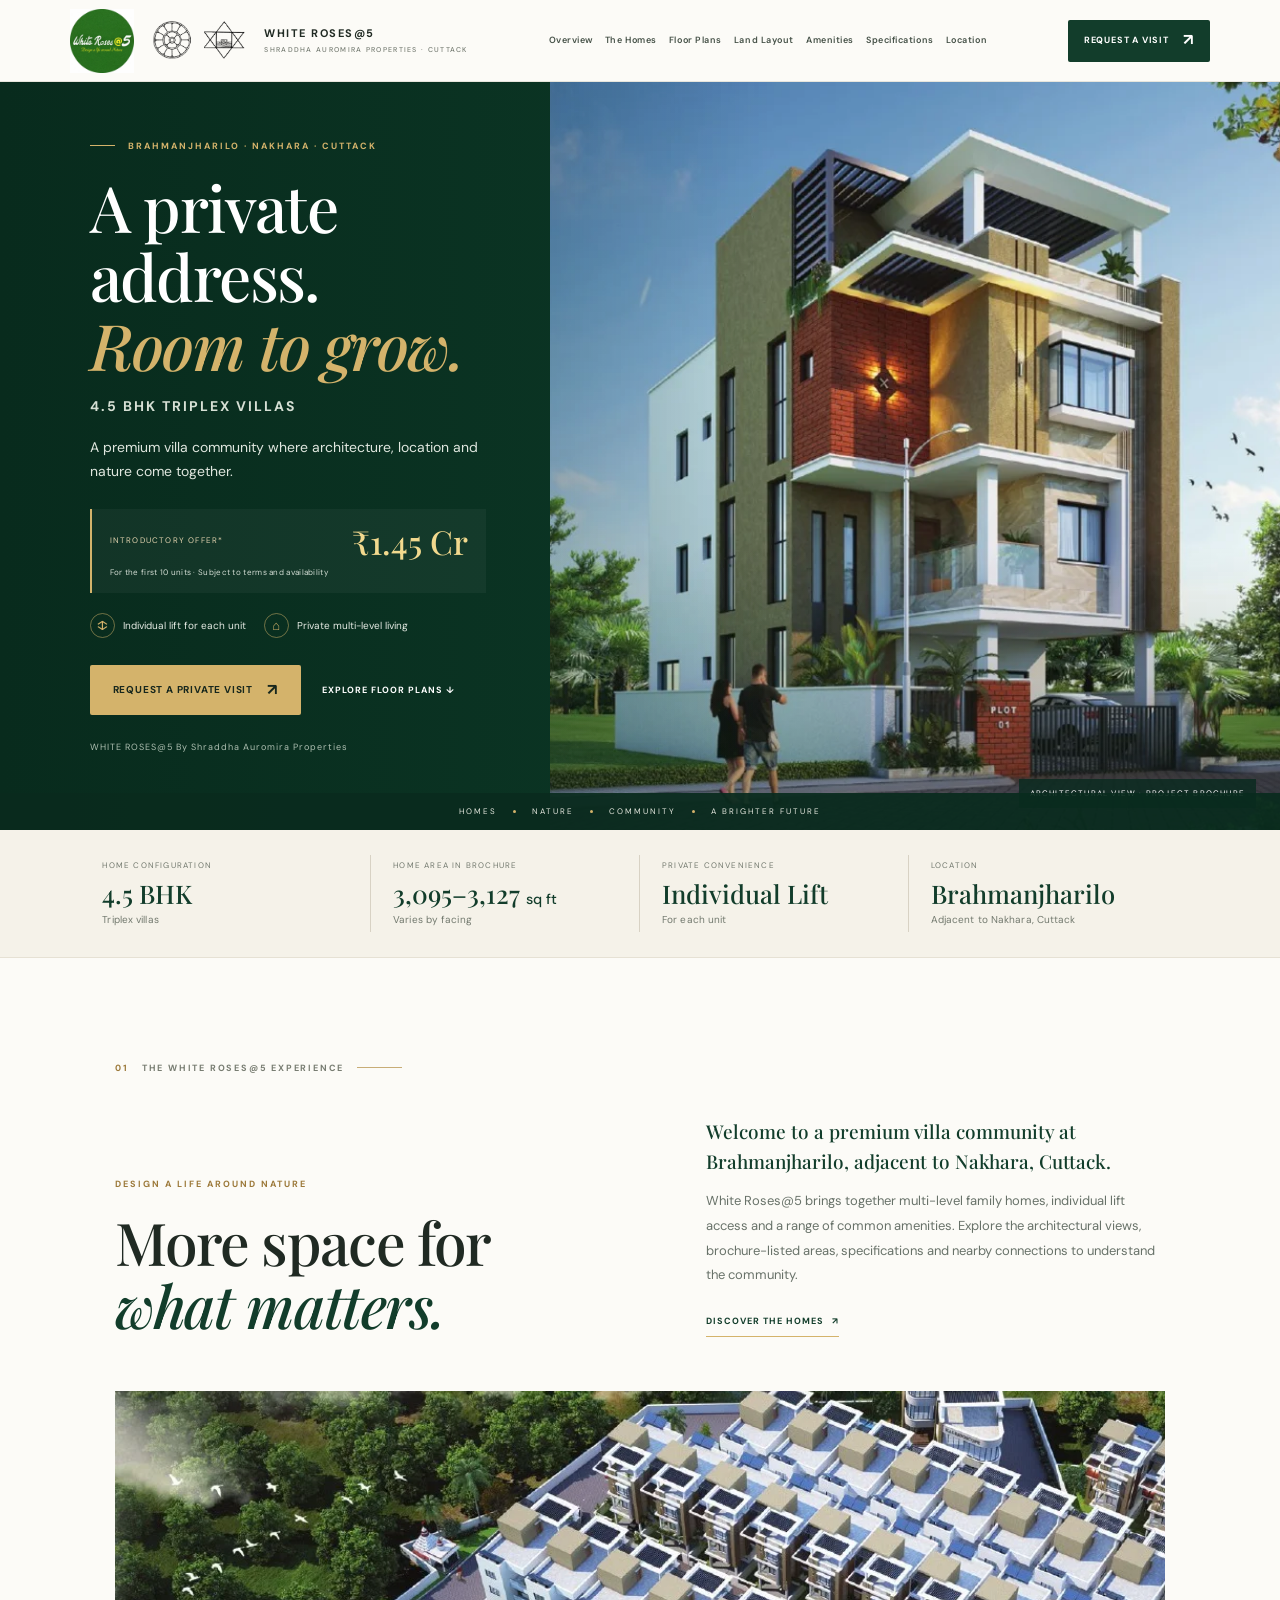
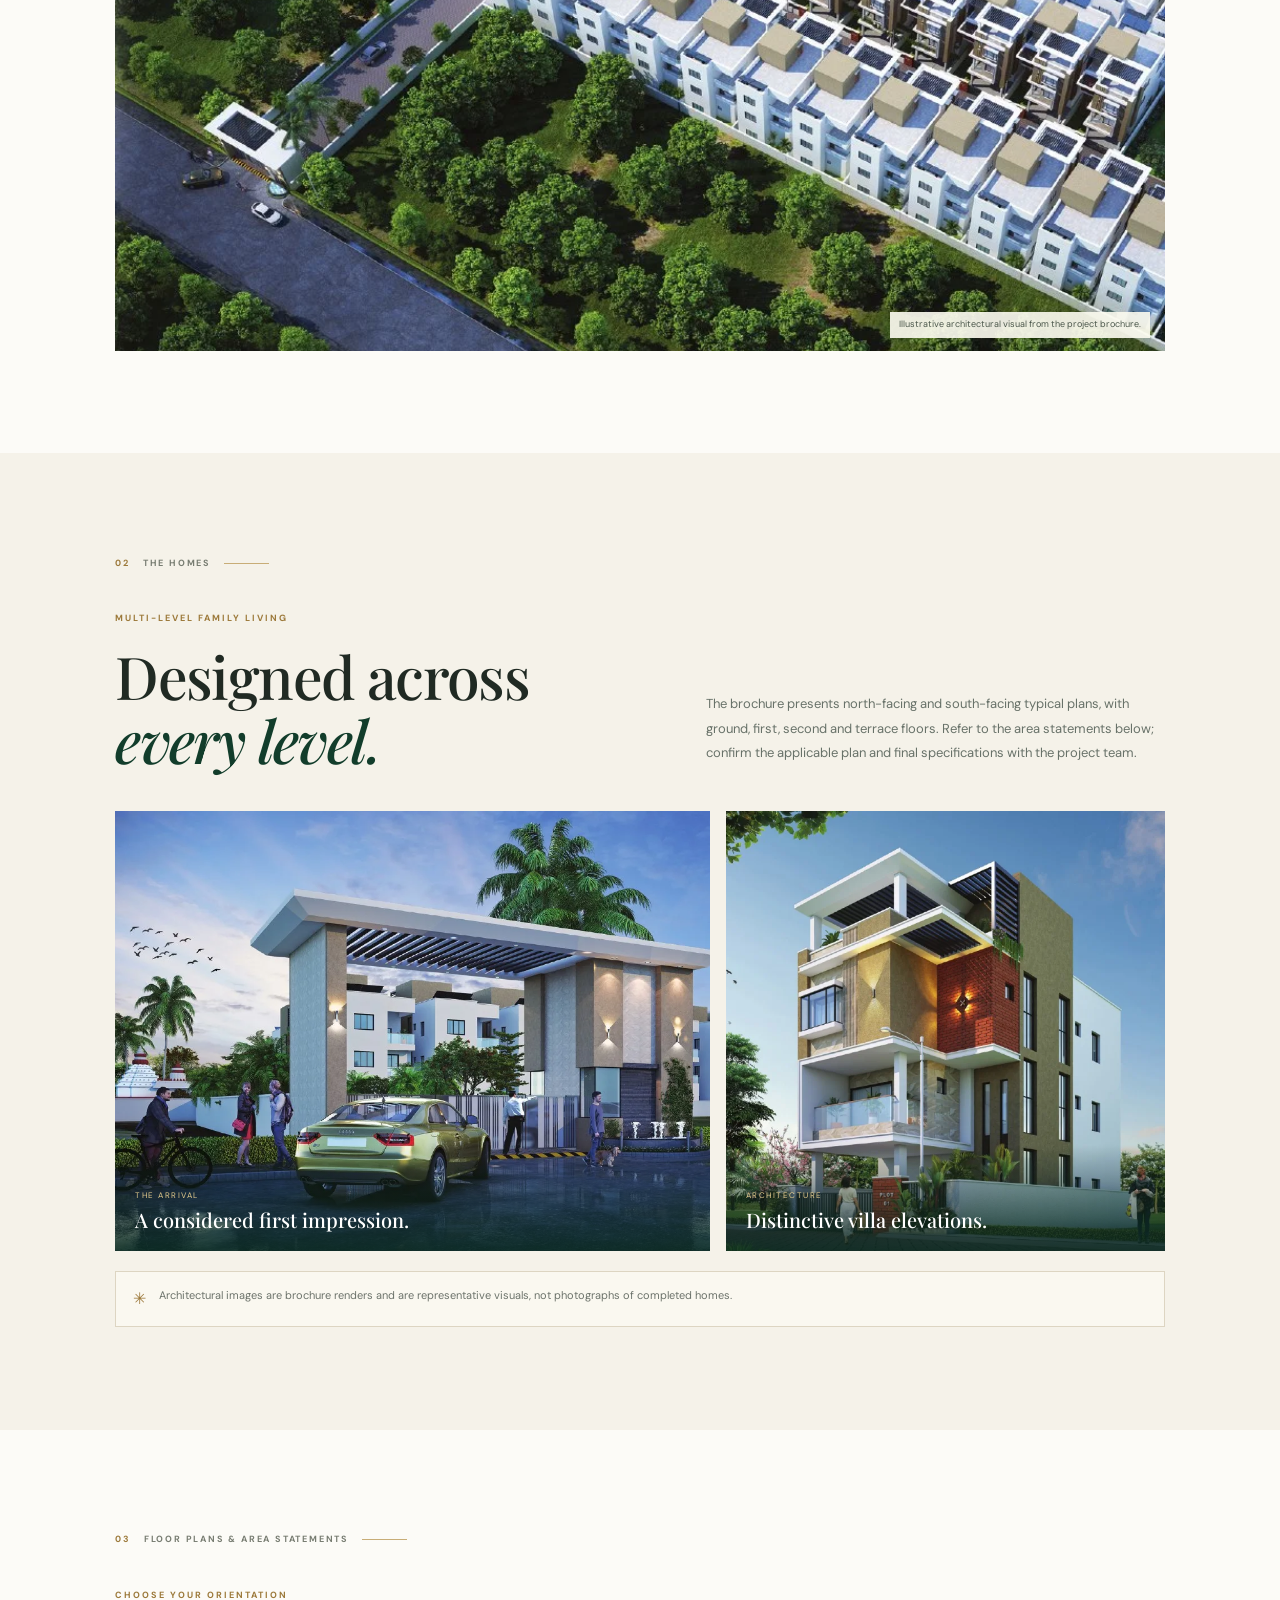
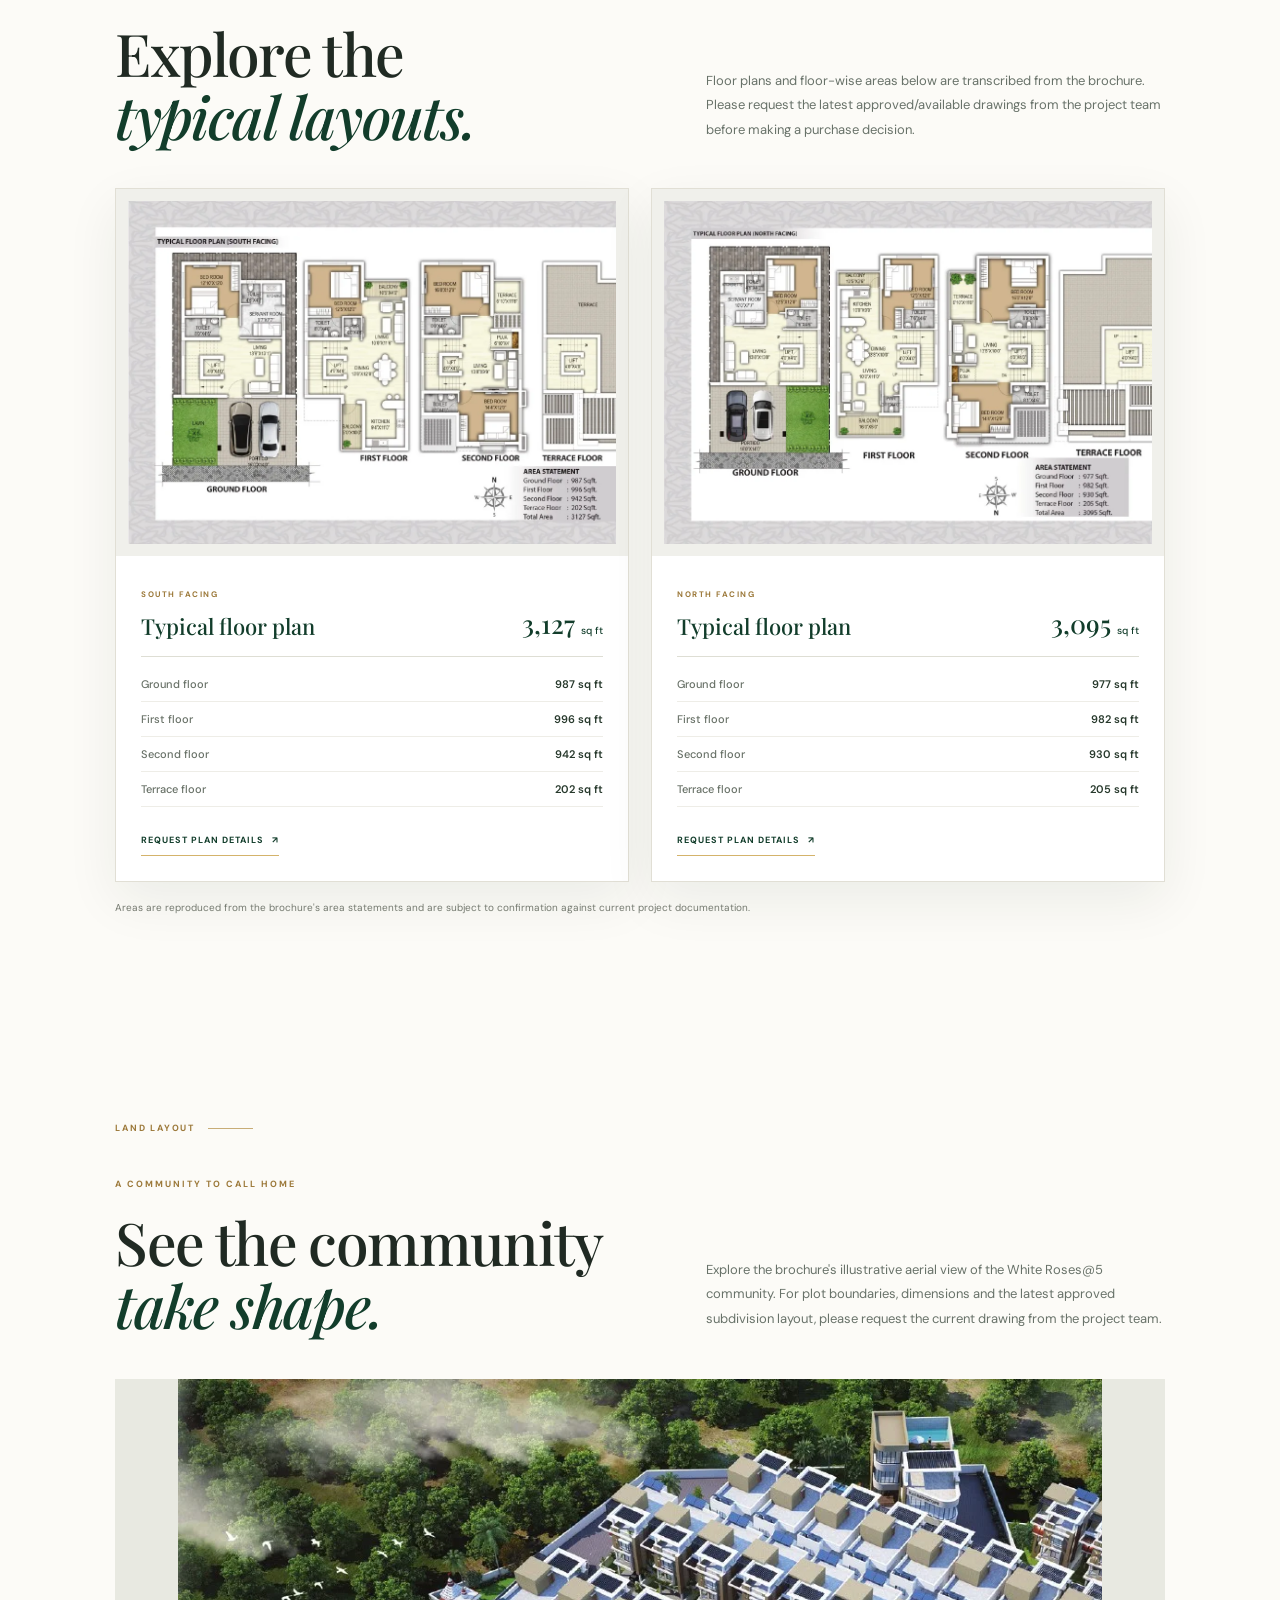
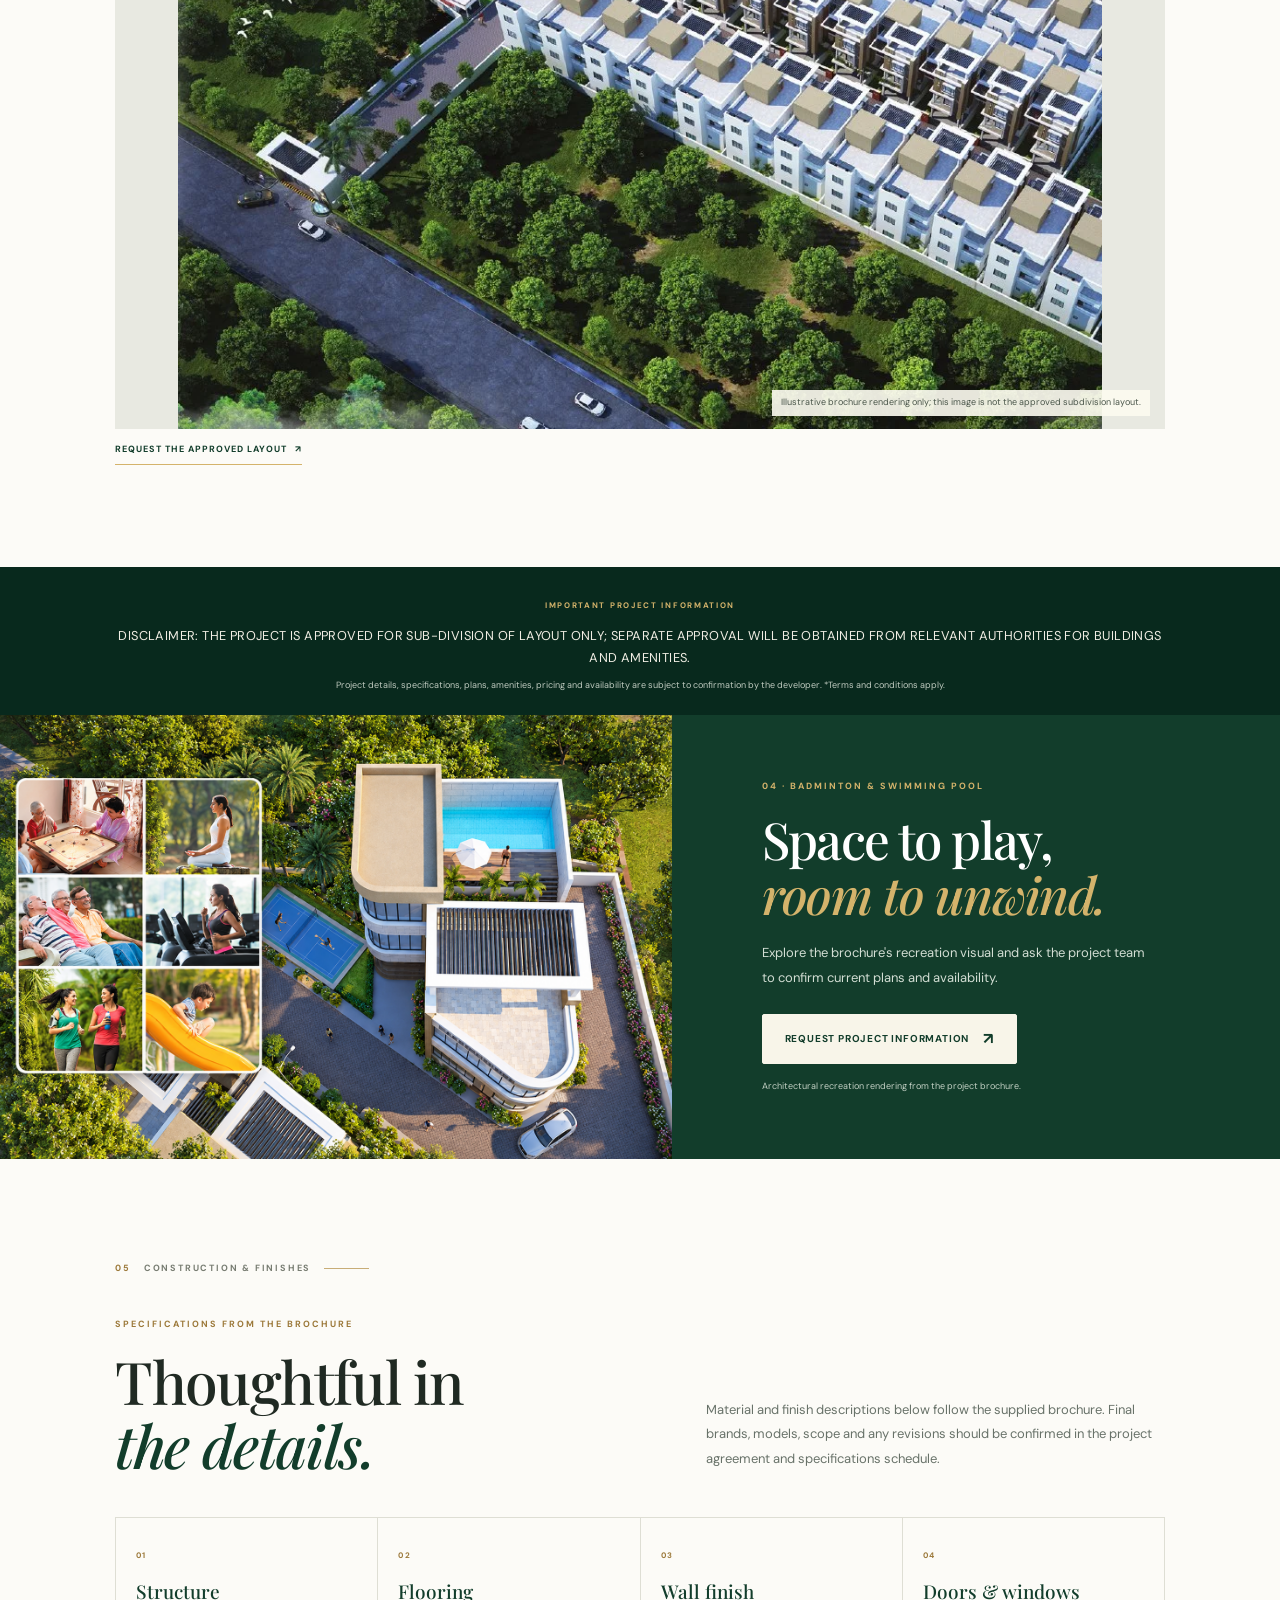
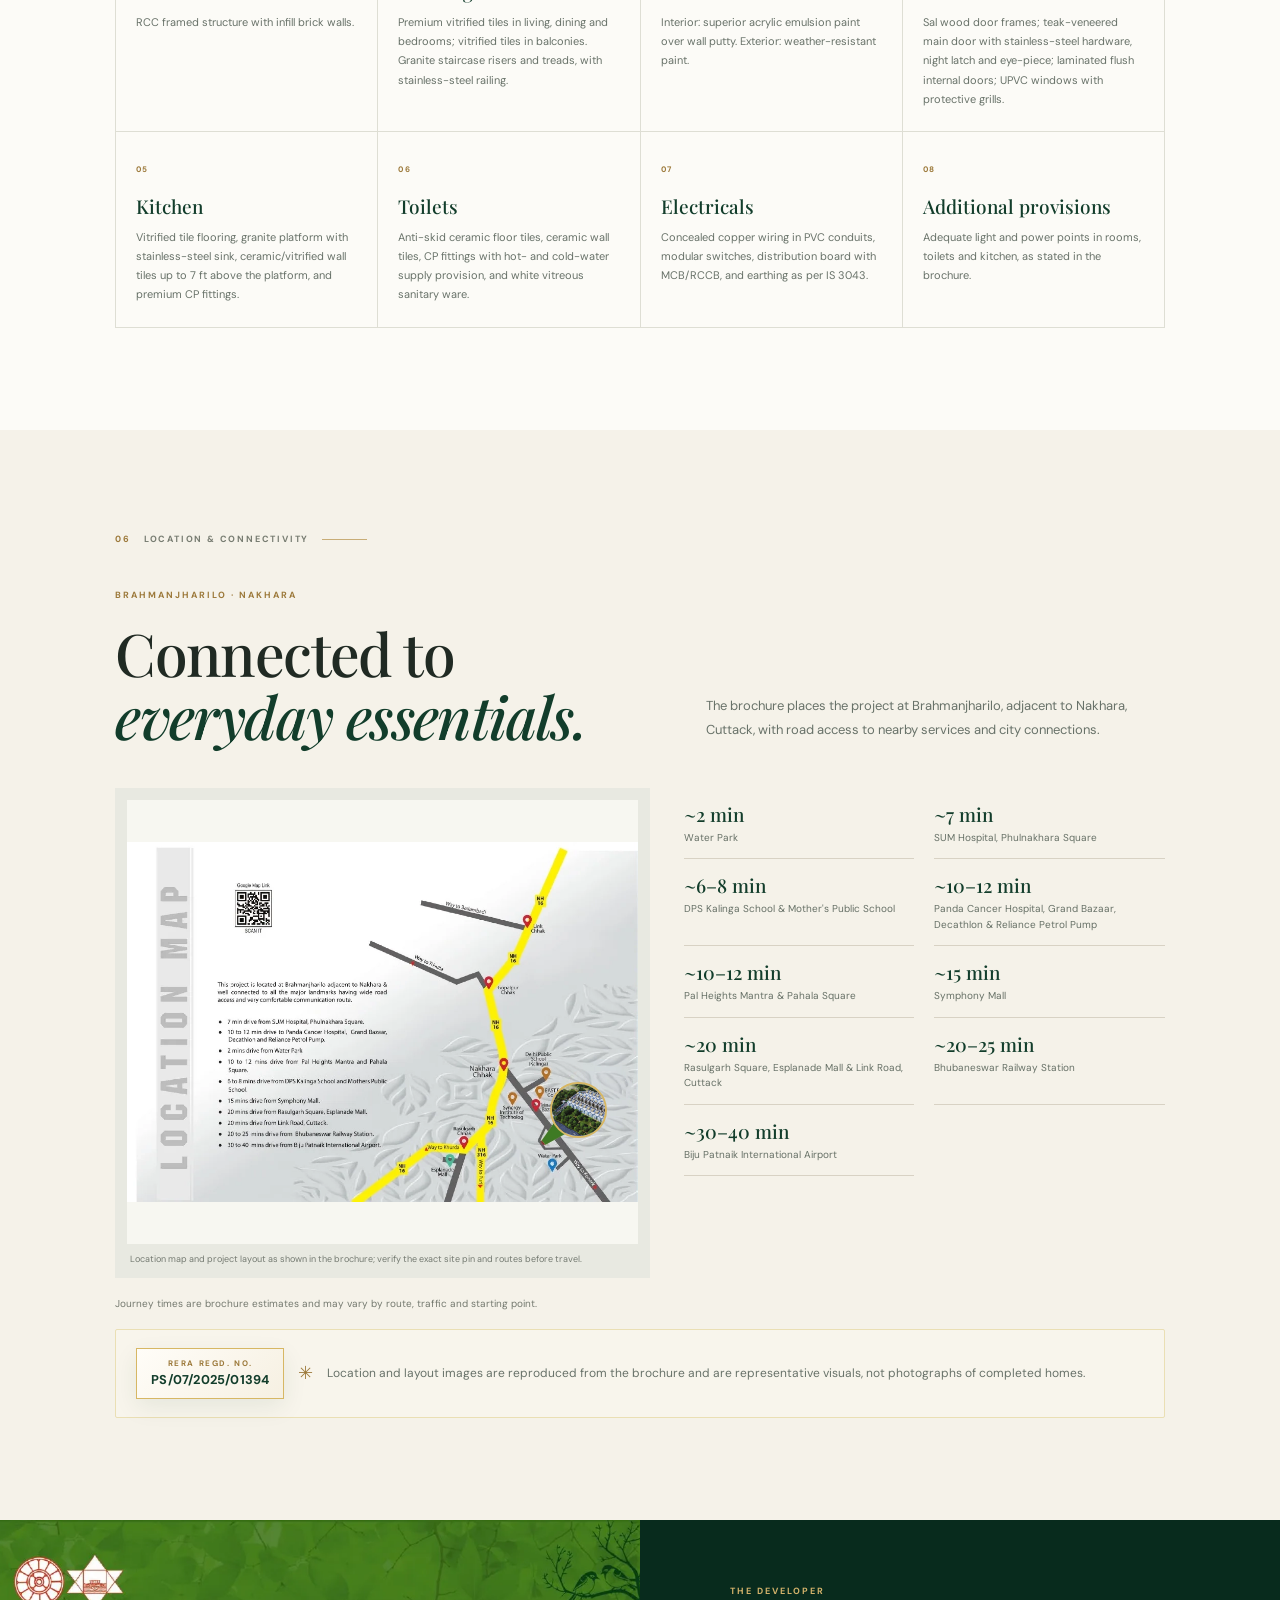
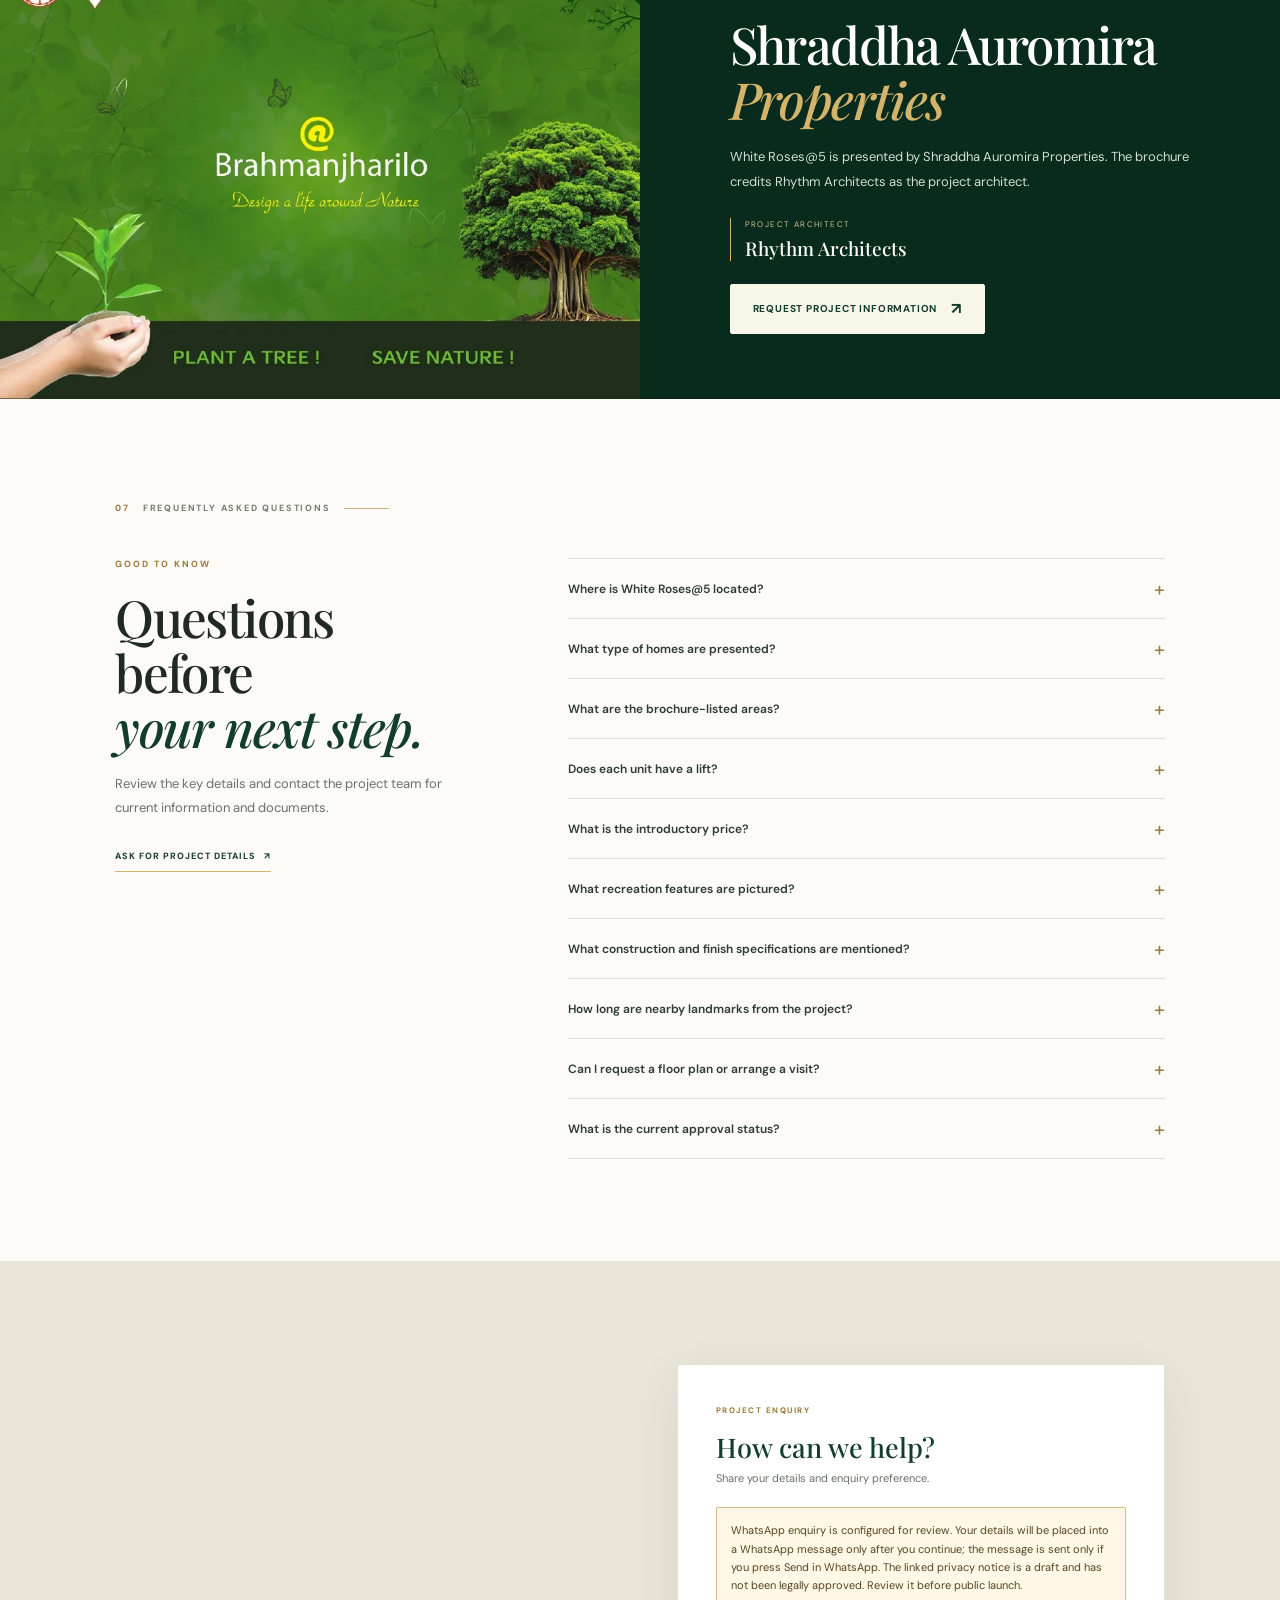
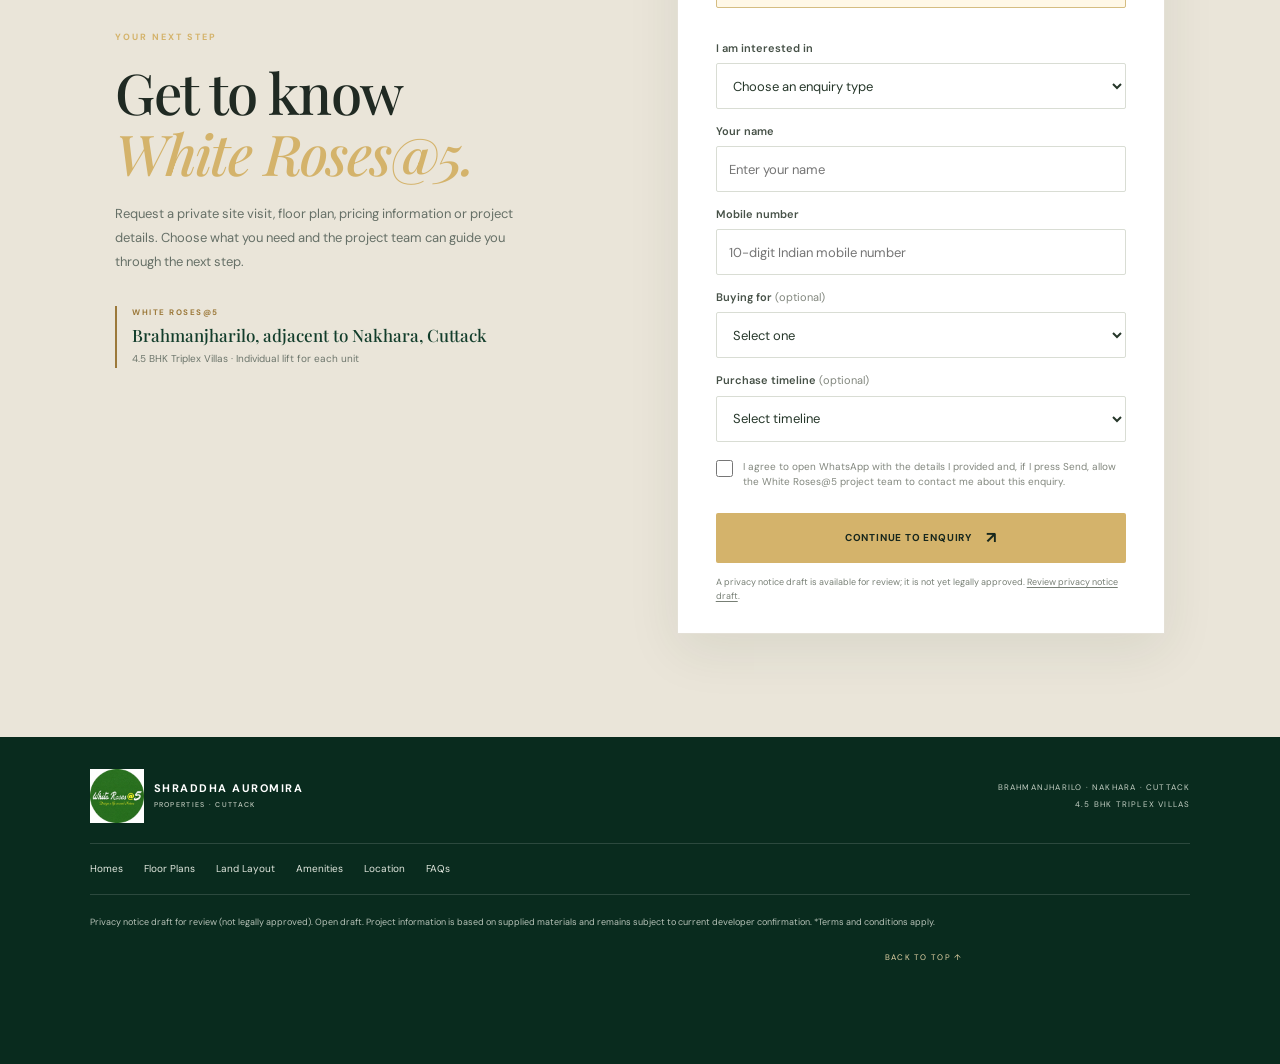
<file: index.html>
<!doctype html>
<html lang="en">
<head>
  <meta charset="utf-8">
  <meta name="viewport" content="width=device-width, initial-scale=1">
  <meta name="theme-color" content="#123d2b">
  <meta name="color-scheme" content="light">
  <meta name="referrer" content="strict-origin-when-cross-origin">
  <meta name="description" content="Explore White Roses@5 by Shraddha Auromira Properties, a 4.5 BHK triplex villa community at Brahmanjharilo, adjacent to Nakhara, Cuttack. View brochure-listed floor areas, amenities, specifications and location details.">
  <meta property="og:type" content="website">
  <meta property="og:title" content="White Roses@5 | 4.5 BHK Triplex Villa Community">
  <meta property="og:description" content="A private villa community at Brahmanjharilo, adjacent to Nakhara, Cuttack. Explore the homes, plans, amenities and specifications.">
  <meta property="og:image" content="assets/brochure/page-04-right.webp">
  <title>White Roses@5, Brahmanjharilo, Nakhara | 4.5 BHK Triplex Villas</title>
  <link rel="icon" type="image/png" sizes="96x96" href="assets/favicon.png">
  <link rel="preconnect" href="https://fonts.googleapis.com">
  <link rel="preconnect" href="https://fonts.gstatic.com" crossorigin>
  <link href="https://fonts.googleapis.com/css2?family=DM+Sans:wght@400;500;600;700&family=Playfair+Display:wght@500;600;700&display=swap" rel="stylesheet">
  <link rel="stylesheet" href="styles.css">
</head>
<body>
<a class="skip-link" href="#main">Skip to content</a>
<header class="site-header">
  <a class="brand" href="#top" aria-label="White Roses at 5 home">
    <img src="assets/white-roses-logo.webp" width="62" height="62" alt="White Roses at 5 — Design a life around Nature">
    <img class="brand-symbols" src="assets/symbols.webp" width="639" height="242" alt="Aurobindo logos">
    <span class="brand-copy">WHITE ROSES@5 <small>SHRADDHA AUROMIRA PROPERTIES · CUTTACK</small></span>
  </a>
  <nav class="desktop-nav" id="primary-navigation" aria-label="Main navigation">
    <a href="#overview">Overview</a><a href="#homes">The Homes</a><a href="#floor-plans">Floor Plans</a><a href="#land-layout">Land Layout</a><a href="#amenities">Amenities</a><a href="#specifications">Specifications</a><a href="#location">Location</a>
  </nav>
  <div class="header-actions">
    <a class="button button-dark header-cta" href="#enquiry" data-intent="Site Visit">Request a Visit <span aria-hidden="true">↗</span></a>
    <button class="menu-toggle" type="button" aria-expanded="false" aria-controls="primary-navigation" aria-label="Open navigation menu"><span></span><span></span><span></span></button>
  </div>
</header>
<main id="main" tabindex="-1">
  <section class="hero" id="top" aria-labelledby="hero-title">
    <div class="hero-media">
      <img src="assets/brochure/page-04-right.webp" width="1000" height="704" fetchpriority="high" alt="Architectural perspective of a White Roses@5 triplex villa, as shown in the project brochure">
      <span class="image-stamp">ARCHITECTURAL VIEW · PROJECT BROCHURE</span>
    </div>
    <div class="hero-shade"></div>
    <div class="hero-content">
      <p class="eyebrow"><span></span> BRAHMANJHARILO · NAKHARA · CUTTACK</p>
      <h1 id="hero-title">A private address.<br><em>Room to grow.</em><strong>4.5 BHK TRIPLEX VILLAS</strong></h1>
      <p class="hero-sub">A premium villa community where architecture, location and nature come together.</p>
      <div class="hero-offer"><div><span>INTRODUCTORY OFFER*</span><strong>₹1.45 Cr</strong></div><small>For the first 10 units · Subject to terms and availability</small></div>
      <div class="hero-points"><span><b>↕</b> Individual lift for each unit</span><span><b>⌂</b> Private multi-level living</span></div>
      <div class="hero-actions"><a class="button button-gold" href="#enquiry" data-intent="Site Visit">Request a Private Visit <span aria-hidden="true">↗</span></a><a class="hero-secondary" href="#floor-plans">Explore Floor Plans <span aria-hidden="true">↓</span></a></div>
      <p class="hero-note">WHITE ROSES@5 By Shraddha Auromira Properties</p>
    </div>
    <div class="hero-bottom"><span>HOMES</span><i></i><span>NATURE</span><i></i><span>COMMUNITY</span><i></i><span>A BRIGHTER FUTURE</span></div>
  </section>

  <section class="fact-strip" aria-label="Project highlights">
    <div><small>HOME CONFIGURATION</small><strong>4.5 BHK</strong><span>Triplex villas</span></div>
    <div><small>HOME AREA IN BROCHURE</small><strong>3,095–3,127 <em>sq ft</em></strong><span>Varies by facing</span></div>
    <div><small>PRIVATE CONVENIENCE</small><strong>Individual Lift</strong><span>For each unit</span></div>
    <div><small>LOCATION</small><strong>Brahmanjharilo</strong><span>Adjacent to Nakhara, Cuttack</span></div>
  </section>

  <section class="section intro" id="overview">
    <div class="section-label">01 <span>THE WHITE ROSES@5 EXPERIENCE</span></div>
    <div class="intro-grid">
      <div><p class="eyebrow dark-eyebrow">DESIGN A LIFE AROUND NATURE</p><h2>More space for<br><em>what matters.</em></h2></div>
      <div class="intro-copy"><p class="intro-lead">Welcome to a premium villa community at Brahmanjharilo, adjacent to Nakhara, Cuttack.</p><p>White Roses@5 brings together multi-level family homes, individual lift access and a range of common amenities. Explore the architectural views, brochure-listed areas, specifications and nearby connections to understand the community.</p><a class="inline-link" href="#homes">Discover the homes <span aria-hidden="true">↗</span></a></div>
    </div>
    <figure class="wide-image"><img src="assets/brochure/page-03-left.webp" width="1000" height="704" loading="lazy" alt="Aerial architectural view of the villa community from the brochure"><figcaption>Illustrative architectural visual from the project brochure.</figcaption></figure>
  </section>

  <section class="section homes" id="homes">
    <div class="section-label">02 <span>THE HOMES</span></div>
    <div class="section-head"><div><p class="eyebrow dark-eyebrow">MULTI-LEVEL FAMILY LIVING</p><h2>Designed across<br><em>every level.</em></h2></div><p>The brochure presents north-facing and south-facing typical plans, with ground, first, second and terrace floors. Refer to the area statements below; confirm the applicable plan and final specifications with the project team.</p></div>
    <div class="home-visuals">
      <figure class="home-visual home-visual-main"><img src="assets/brochure/page-02-left.webp" width="1000" height="704" loading="lazy" alt="Entrance gateway rendering shown in the White Roses@5 brochure"><figcaption><span>THE ARRIVAL</span><strong>A considered first impression.</strong></figcaption></figure>
      <figure class="home-visual"><img src="assets/brochure/page-05-right.webp" width="1000" height="704" loading="lazy" alt="Alternate exterior architectural view of a triplex villa from the brochure"><figcaption><span>ARCHITECTURE</span><strong>Distinctive villa elevations.</strong></figcaption></figure>
    </div>
    <div class="home-note"><span class="note-icon">✳</span><p>Architectural images are brochure renders and are representative visuals, not photographs of completed homes.</p></div>
  </section>

  <section class="section plans" id="floor-plans">
    <div class="section-label">03 <span>FLOOR PLANS & AREA STATEMENTS</span></div>
    <div class="section-head"><div><p class="eyebrow dark-eyebrow">CHOOSE YOUR ORIENTATION</p><h2>Explore the<br><em>typical layouts.</em></h2></div><p>Floor plans and floor-wise areas below are transcribed from the brochure. Please request the latest approved/available drawings from the project team before making a purchase decision.</p></div>
    <div class="plan-grid">
      <article class="plan-card"><div class="plan-image"><img src="assets/brochure/page-04-left.webp" width="1000" height="704" loading="lazy" alt="South-facing typical floor plan showing ground, first, second and terrace floors"></div><div class="plan-details"><div class="plan-title"><div><span>SOUTH FACING</span><h3>Typical floor plan</h3></div><strong>3,127 <small>sq ft</small></strong></div><table><tbody><tr><th>Ground floor</th><td>987 sq ft</td></tr><tr><th>First floor</th><td>996 sq ft</td></tr><tr><th>Second floor</th><td>942 sq ft</td></tr><tr><th>Terrace floor</th><td>202 sq ft</td></tr></tbody></table><a class="inline-link" href="#enquiry" data-intent="Floor Plan">Request plan details <span aria-hidden="true">↗</span></a></div></article>
      <article class="plan-card"><div class="plan-image"><img src="assets/brochure/page-05-left.webp" width="1000" height="704" loading="lazy" alt="North-facing typical floor plan showing ground, first, second and terrace floors"></div><div class="plan-details"><div class="plan-title"><div><span>NORTH FACING</span><h3>Typical floor plan</h3></div><strong>3,095 <small>sq ft</small></strong></div><table><tbody><tr><th>Ground floor</th><td>977 sq ft</td></tr><tr><th>First floor</th><td>982 sq ft</td></tr><tr><th>Second floor</th><td>930 sq ft</td></tr><tr><th>Terrace floor</th><td>205 sq ft</td></tr></tbody></table><a class="inline-link" href="#enquiry" data-intent="Floor Plan">Request plan details <span aria-hidden="true">↗</span></a></div></article>
    </div>
    <p class="small-print">Areas are reproduced from the brochure's area statements and are subject to confirmation against current project documentation.</p>
  </section>

  <section class="section land-layout" id="land-layout">
    <div class="section-label">LAND LAYOUT</div>
    <div class="section-head"><div><p class="eyebrow dark-eyebrow">A COMMUNITY TO CALL HOME</p><h2>See the community<br><em>take shape.</em></h2></div><p>Explore the brochure's illustrative aerial view of the White Roses@5 community. For plot boundaries, dimensions and the latest approved subdivision layout, please request the current drawing from the project team.</p></div>
    <figure class="wide-image land-layout-visual"><img src="assets/brochure/page-03-left.webp" width="1000" height="704" loading="lazy" alt="Illustrative aerial rendering of the White Roses@5 community layout from the project brochure"><figcaption>Illustrative brochure rendering only; this image is not the approved subdivision layout.</figcaption></figure>
    <a class="inline-link" href="#enquiry" data-intent="Project Information">Request the approved layout <span aria-hidden="true">↗</span></a>
  </section>

  <section class="disclaimer"><span>IMPORTANT PROJECT INFORMATION</span><p>DISCLAIMER: THE PROJECT IS APPROVED FOR SUB-DIVISION OF LAYOUT ONLY; SEPARATE APPROVAL WILL BE OBTAINED FROM RELEVANT AUTHORITIES FOR BUILDINGS AND AMENITIES.</p><small>Project details, specifications, plans, amenities, pricing and availability are subject to confirmation by the developer. *Terms and conditions apply.</small></section>

  <section class="amenity-feature" id="amenities">
    <div class="amenity-image"><img src="assets/brochure/Luxury Community Amenities Aerial Montage.png" width="1000" height="704" loading="lazy" alt="Clubhouse and outdoor badminton court in an architectural recreation rendering from the brochure"></div>
    <div class="amenity-copy"><p class="eyebrow">04 · BADMINTON & SWIMMING POOL</p><h2>Space to play,<br><em>room to unwind.</em></h2><p>Explore the brochure's recreation visual and ask the project team to confirm current plans and availability.</p><a class="button button-light" href="#enquiry" data-intent="Project Information">Request Project Information <span aria-hidden="true">↗</span></a><small>Architectural recreation rendering from the project brochure.</small></div>
  </section>

  <section class="section specs" id="specifications">
    <div class="section-label">05 <span>CONSTRUCTION & FINISHES</span></div>
    <div class="section-head"><div><p class="eyebrow dark-eyebrow">SPECIFICATIONS FROM THE BROCHURE</p><h2>Thoughtful in<br><em>the details.</em></h2></div><p>Material and finish descriptions below follow the supplied brochure. Final brands, models, scope and any revisions should be confirmed in the project agreement and specifications schedule.</p></div>
    <div class="spec-grid">
      <article class="spec-card"><span class="spec-no">01</span><h3>Structure</h3><p>RCC framed structure with infill brick walls.</p></article>
      <article class="spec-card"><span class="spec-no">02</span><h3>Flooring</h3><p>Premium vitrified tiles in living, dining and bedrooms; vitrified tiles in balconies. Granite staircase risers and treads, with stainless-steel railing.</p></article>
      <article class="spec-card"><span class="spec-no">03</span><h3>Wall finish</h3><p>Interior: superior acrylic emulsion paint over wall putty. Exterior: weather-resistant paint.</p></article>
      <article class="spec-card"><span class="spec-no">04</span><h3>Doors & windows</h3><p>Sal wood door frames; teak-veneered main door with stainless-steel hardware, night latch and eye-piece; laminated flush internal doors; UPVC windows with protective grills.</p></article>
      <article class="spec-card"><span class="spec-no">05</span><h3>Kitchen</h3><p>Vitrified tile flooring, granite platform with stainless-steel sink, ceramic/vitrified wall tiles up to 7 ft above the platform, and premium CP fittings.</p></article>
      <article class="spec-card"><span class="spec-no">06</span><h3>Toilets</h3><p>Anti-skid ceramic floor tiles, ceramic wall tiles, CP fittings with hot- and cold-water supply provision, and white vitreous sanitary ware.</p></article>
      <article class="spec-card"><span class="spec-no">07</span><h3>Electricals</h3><p>Concealed copper wiring in PVC conduits, modular switches, distribution board with MCB/RCCB, and earthing as per IS 3043.</p></article>
      <article class="spec-card"><span class="spec-no">08</span><h3>Additional provisions</h3><p>Adequate light and power points in rooms, toilets and kitchen, as stated in the brochure.</p></article>
    </div>
  </section>

  <section class="section location" id="location">
    <div class="section-label">06 <span>LOCATION & CONNECTIVITY</span></div>
    <div class="section-head"><div><p class="eyebrow dark-eyebrow">BRAHMANJHARILO · NAKHARA</p><h2>Connected to<br><em>everyday essentials.</em></h2></div><p>The brochure places the project at Brahmanjharilo, adjacent to Nakhara, Cuttack, with road access to nearby services and city connections.</p></div>
    <div class="location-content"><figure class="location-map"><div class="location-map-art"><img class="location-map-base" src="assets/brochure/page-10-left.webp" width="1000" height="704" loading="lazy" alt="Location and nearby landmark map reproduced from the project brochure"><img class="map-site-layout" src="assets/brochure/page-03-left.webp" width="1000" height="704" loading="lazy" alt="Aerial community layout from the project brochure"></div><figcaption>Location map and project layout as shown in the brochure; verify the exact site pin and routes before travel.</figcaption></figure><div class="distance-list">
      <div><span>~2 min</span><p>Water Park</p></div><div><span>~7 min</span><p>SUM Hospital, Phulnakhara Square</p></div><div><span>~6–8 min</span><p>DPS Kalinga School & Mother's Public School</p></div><div><span>~10–12 min</span><p>Panda Cancer Hospital, Grand Bazaar, Decathlon & Reliance Petrol Pump</p></div><div><span>~10–12 min</span><p>Pal Heights Mantra & Pahala Square</p></div><div><span>~15 min</span><p>Symphony Mall</p></div><div><span>~20 min</span><p>Rasulgarh Square, Esplanade Mall & Link Road, Cuttack</p></div><div><span>~20–25 min</span><p>Bhubaneswar Railway Station</p></div><div><span>~30–40 min</span><p>Biju Patnaik International Airport</p></div>
    </div></div><p class="small-print">Journey times are brochure estimates and may vary by route, traffic and starting point.</p>
    <div class="location-note"><div class="map-rera"><span class="map-rera-label">RERA Regd. No.</span><strong>PS/07/2025/01394</strong></div><span class="note-icon">✳</span><p>Location and layout images are reproduced from the brochure and are representative visuals, not photographs of completed homes.</p></div>
  </section>

  <section class="developer-band">
    <div class="developer-art"><img src="assets/brochure/page-01-right.webp" width="1000" height="704" loading="lazy" alt="Nature-themed project brochure cover artwork"></div>
    <div class="developer-copy"><p class="eyebrow">THE DEVELOPER</p><h2>Shraddha Auromira<br><em>Properties</em></h2><p>White Roses@5 is presented by Shraddha Auromira Properties. The brochure credits Rhythm Architects as the project architect.</p><div class="developer-credit"><span>PROJECT ARCHITECT</span><strong>Rhythm Architects</strong></div><a class="button button-light" href="#enquiry" data-intent="Project Information">Request Project Information <span aria-hidden="true">↗</span></a></div>
  </section>

  <section class="section faq" id="faq">
    <div class="section-label">07 <span>FREQUENTLY ASKED QUESTIONS</span></div>
    <div class="faq-grid"><div><p class="eyebrow dark-eyebrow">GOOD TO KNOW</p><h2>Questions before<br><em>your next step.</em></h2><p>Review the key details and contact the project team for current information and documents.</p><a class="inline-link" href="#enquiry" data-intent="Project Information">Ask for project details <span aria-hidden="true">↗</span></a></div><div class="faq-list">
      <details><summary>Where is White Roses@5 located?<span>+</span></summary><p>The brochure identifies the project as being at Brahmanjharilo, adjacent to Nakhara, Cuttack.</p></details>
      <details><summary>What type of homes are presented?<span>+</span></summary><p>4.5 BHK triplex villas, as promoted in the project campaign material.</p></details>
      <details><summary>What are the brochure-listed areas?<span>+</span></summary><p>The south-facing typical plan lists a total area of 3,127 sq ft; the north-facing typical plan lists 3,095 sq ft. Refer to the floor-plan section for floor-wise statements.</p></details>
      <details><summary>Does each unit have a lift?<span>+</span></summary><p>The project material promotes individual lift access for each unit, and the typical floor plans show a lift.</p></details>
      <details><summary>What is the introductory price?<span>+</span></summary><p>The earlier supplied campaign creative states ₹1.45 Cr* for the first 10 units. Confirm current price, terms and availability with the developer.</p></details>
      <details><summary>What recreation features are pictured?<span>+</span></summary><p>The brochure includes a clubhouse and badminton court rendering and identifies a swimming pool. Confirm current plans and availability with the project team.</p></details>
      <details><summary>What construction and finish specifications are mentioned?<span>+</span></summary><p>The brochure includes an RCC framed structure with infill brick walls, vitrified tile flooring, specified wall finishes, doors and windows, kitchen and toilet finishes, and electrical provisions. See the specifications section for details.</p></details>
      <details><summary>How long are nearby landmarks from the project?<span>+</span></summary><p>The brochure provides estimated drive times to nearby hospitals, schools, shopping destinations, Bhubaneswar Railway Station and Biju Patnaik International Airport. Times may vary with traffic and route.</p></details>
      <details><summary>Can I request a floor plan or arrange a visit?<span>+</span></summary><p>Use the enquiry form to prepare a WhatsApp request for a floor plan, project information or a site visit. Review the prepared message and press Send in WhatsApp to complete your enquiry.</p></details>
      <details><summary>What is the current approval status?<span>+</span></summary><p>The published disclaimer states that the project is approved for sub-division of layout only, and separate approvals will be obtained from relevant authorities for buildings and amenities. Request current documentation from the developer.</p></details>
    </div></div>
  </section>

  <section class="enquiry" id="enquiry">
    <div class="enquiry-copy"><p class="eyebrow">YOUR NEXT STEP</p><h2>Get to know<br><em>White Roses@5.</em></h2><p>Request a private site visit, floor plan, pricing information or project details. Choose what you need and the project team can guide you through the next step.</p><div class="enquiry-summary"><span>WHITE ROSES@5</span><strong>Brahmanjharilo, adjacent to Nakhara, Cuttack</strong><small>4.5 BHK Triplex Villas · Individual lift for each unit</small></div></div>
    <div class="form-card"><div class="form-heading"><span>PROJECT ENQUIRY</span><h3>How can we help?</h3><p>Share your details and enquiry preference.</p></div><p class="form-config-note" id="form-config-note" role="status">WhatsApp enquiry is configured for review. Your details will be placed into a WhatsApp message only after you continue; the message is sent only if you press Send in WhatsApp. The linked privacy notice is a draft and has not been legally approved. Review it before public launch.</p>
      <form id="enquiry-form" novalidate aria-describedby="form-config-note"><fieldset id="enquiry-fields" disabled>
        <label for="intent">I am interested in</label><select id="intent" name="intent" required><option value="">Choose an enquiry type</option><option value="Site Visit">Private site visit</option><option value="Floor Plan">Floor plan</option><option value="Price Details">Price and availability</option><option value="Project Information">Project information and documents</option></select>
        <label for="name">Your name</label><input id="name" name="name" autocomplete="name" placeholder="Enter your name" minlength="2" maxlength="80" required>
        <label for="phone">Mobile number</label><input id="phone" name="phone" type="tel" inputmode="numeric" autocomplete="tel-national" placeholder="10-digit Indian mobile number" pattern="[6-9][0-9]{9}" minlength="10" maxlength="10" required>
        <div id="visit-preference" class="visit-preference" hidden><label for="day">Preferred visit date</label><input id="day" name="day" type="date"><label for="visit-time">Preferred time</label><select id="visit-time" name="visitTime"><option value="">Choose a time range</option><option>Morning (9 AM–12 PM)</option><option>Afternoon (12 PM–3 PM)</option><option>Evening (3 PM–6 PM)</option><option>Flexible</option></select></div>
        <div class="optional-fields"><label for="purpose">Buying for <span>(optional)</span></label><select id="purpose" name="purpose"><option value="">Select one</option><option>Self</option><option>Family</option><option>Investment</option></select><label for="timeline">Purchase timeline <span>(optional)</span></label><select id="timeline" name="timeline"><option value="">Select timeline</option><option>Immediately</option><option>1–3 months</option><option>3–6 months</option><option>Exploring</option></select></div>
        <label class="consent-row"><input type="checkbox" name="contactConsent" value="yes" required><span>I agree to open WhatsApp with the details I provided and, if I press Send, allow the White Roses@5 project team to contact me about this enquiry.</span></label>
        <button class="button button-gold form-submit" type="submit">Continue to Enquiry <span aria-hidden="true">↗</span></button><p class="form-privacy">A privacy notice draft is available for review; it is not yet legally approved. <a href="privacy-notice-draft.html">Review privacy notice draft</a>.</p><p class="form-error" id="form-error" role="alert" aria-live="polite"></p>
      </fieldset></form>
      <div class="thank-you" id="thank-you" hidden aria-live="polite"><span class="success-mark">✓</span><span class="eyebrow" id="thank-eyebrow">NEXT STEP</span><h3 id="thank-title">Your enquiry is ready.</h3><p id="thank-copy">Continue to WhatsApp to send your message to the project team.</p><a class="button button-dark" id="thank-whatsapp" href="#enquiry">Continue to WhatsApp ↗</a><button class="text-button" id="edit-enquiry" type="button">Edit enquiry details</button></div>
    </div>
  </section>
</main>
<footer class="footer"><a class="brand brand-light" href="#top"><img src="assets/white-roses-logo.webp" width="56" height="56" alt="White Roses at 5 logo"><span class="brand-copy">SHRADDHA AUROMIRA<small>PROPERTIES · CUTTACK</small></span></a><div class="footer-meta"><span>BRAHMANJHARILO · NAKHARA · CUTTACK</span><span>4.5 BHK TRIPLEX VILLAS</span></div><nav aria-label="Footer navigation"><a href="#homes">Homes</a><a href="#floor-plans">Floor Plans</a><a href="#land-layout">Land Layout</a><a href="#amenities">Amenities</a><a href="#location">Location</a><a href="#faq">FAQs</a></nav><p id="privacy-note"><strong>Privacy notice draft for review (not legally approved).</strong> <a href="privacy-notice-draft.html">Open draft</a>. Project information is based on the supplied brochure and campaign creative and remains subject to current developer confirmation. *Terms and conditions apply.</p><a class="back-top" href="#top">BACK TO TOP ↑</a></footer>
<div class="mobile-cta" role="group" aria-label="Quick enquiry actions"><a href="#enquiry" data-contact="call">Contact</a><a href="#enquiry" data-contact="whatsapp">Enquire</a><a class="mobile-book" href="#enquiry" data-intent="Site Visit">Request a Visit</a></div>
<script src="script.js"></script>
</body>
</html>
</file>
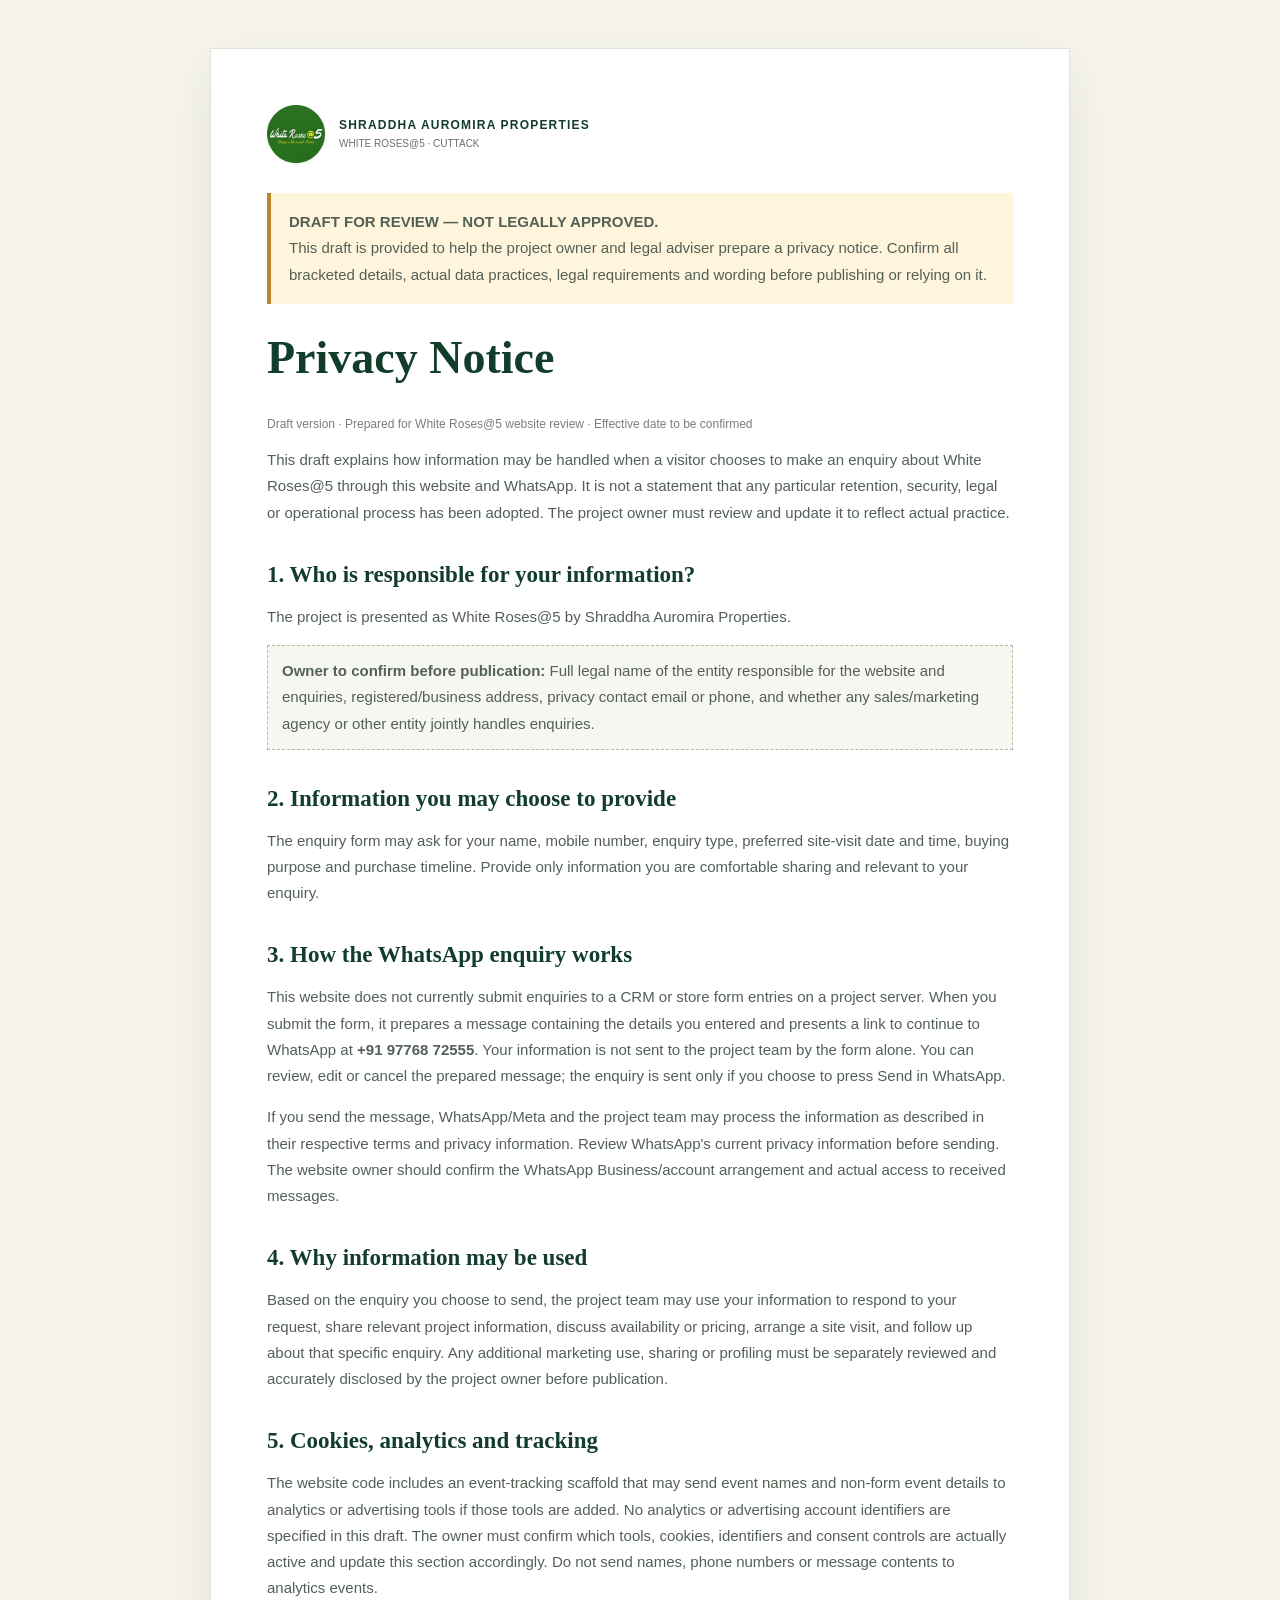
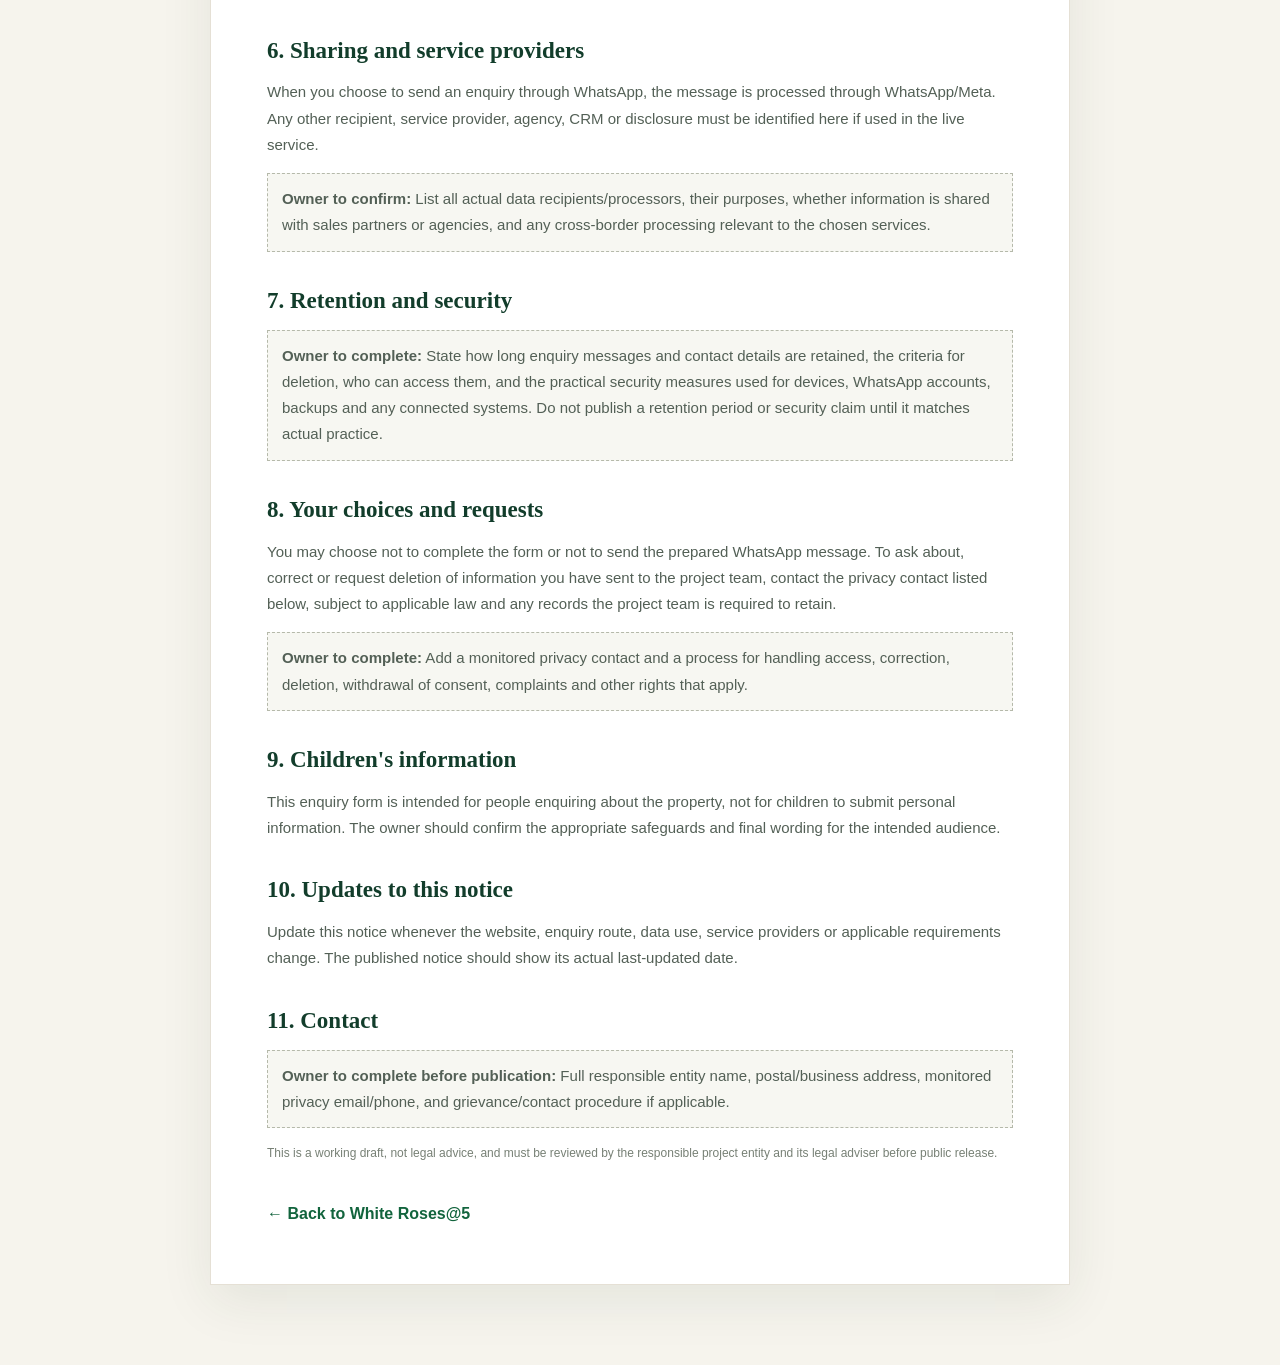
<file: privacy-notice-draft.html>
<!doctype html>
<html lang="en">
<head>
  <meta charset="utf-8">
  <meta name="viewport" content="width=device-width, initial-scale=1">
  <meta name="robots" content="noindex, nofollow">
  <meta name="theme-color" content="#123d2b">
  <title>Privacy Notice Draft | White Roses@5</title>
  <link rel="stylesheet" href="styles.css">
  <style>
    body{background:#f6f4ed;color:#24372b}.policy-wrap{width:min(860px,calc(100% - 36px));margin:48px auto 80px;background:#fff;padding:clamp(24px,5vw,56px);border:1px solid #e5e0d5;box-shadow:0 16px 50px #1d382516}.policy-brand{display:flex;align-items:center;gap:14px;margin-bottom:30px}.policy-brand img{width:58px;height:58px;object-fit:contain}.policy-brand strong{display:block;color:#123d2b;letter-spacing:.1em;font-size:12px}.policy-brand span{font-size:10px;color:#687267}.draft-alert{padding:16px 18px;background:#fff5dc;border-left:4px solid #bd8629;color:#5e491b;font-size:14px;line-height:1.6;margin:0 0 28px}.policy-wrap h1,.policy-wrap h2{font-family:'Playfair Display',Georgia,serif;color:#123d2b}.policy-wrap h1{font-size:clamp(32px,5vw,46px);line-height:1.12}.policy-wrap h2{font-size:23px;margin:30px 0 10px}.policy-wrap p,.policy-wrap li{font-size:15px;line-height:1.75;color:#536056}.policy-wrap li{margin:5px 0}.policy-wrap a{color:#12643d;text-underline-offset:3px}.policy-meta{font-size:12px!important;color:#778075!important}.policy-back{display:inline-block;margin-top:25px;font-weight:700}.draft-placeholder{background:#f7f7f2;padding:12px 14px;border:1px dashed #b5b9aa}
  </style>
</head>
<body>
  <main class="policy-wrap">
    <a class="policy-brand" href="index.html" style="text-decoration:none"><img src="assets/white-roses-logo.webp" alt="White Roses@5"><span><strong>SHRADDHA AUROMIRA PROPERTIES</strong><span>WHITE ROSES@5 · CUTTACK</span></span></a>
    <p class="draft-alert"><strong>DRAFT FOR REVIEW — NOT LEGALLY APPROVED.</strong><br>This draft is provided to help the project owner and legal adviser prepare a privacy notice. Confirm all bracketed details, actual data practices, legal requirements and wording before publishing or relying on it.</p>
    <h1>Privacy Notice</h1>
    <p class="policy-meta">Draft version · Prepared for White Roses@5 website review · Effective date to be confirmed</p>
    <p>This draft explains how information may be handled when a visitor chooses to make an enquiry about White Roses@5 through this website and WhatsApp. It is not a statement that any particular retention, security, legal or operational process has been adopted. The project owner must review and update it to reflect actual practice.</p>

    <h2>1. Who is responsible for your information?</h2>
    <p>The project is presented as White Roses@5 by Shraddha Auromira Properties.</p>
    <p class="draft-placeholder"><strong>Owner to confirm before publication:</strong> Full legal name of the entity responsible for the website and enquiries, registered/business address, privacy contact email or phone, and whether any sales/marketing agency or other entity jointly handles enquiries.</p>

    <h2>2. Information you may choose to provide</h2>
    <p>The enquiry form may ask for your name, mobile number, enquiry type, preferred site-visit date and time, buying purpose and purchase timeline. Provide only information you are comfortable sharing and relevant to your enquiry.</p>

    <h2>3. How the WhatsApp enquiry works</h2>
    <p>This website does not currently submit enquiries to a CRM or store form entries on a project server. When you submit the form, it prepares a message containing the details you entered and presents a link to continue to WhatsApp at <strong>+91 97768 72555</strong>. Your information is not sent to the project team by the form alone. You can review, edit or cancel the prepared message; the enquiry is sent only if you choose to press Send in WhatsApp.</p>
    <p>If you send the message, WhatsApp/Meta and the project team may process the information as described in their respective terms and privacy information. Review WhatsApp's current privacy information before sending. The website owner should confirm the WhatsApp Business/account arrangement and actual access to received messages.</p>

    <h2>4. Why information may be used</h2>
    <p>Based on the enquiry you choose to send, the project team may use your information to respond to your request, share relevant project information, discuss availability or pricing, arrange a site visit, and follow up about that specific enquiry. Any additional marketing use, sharing or profiling must be separately reviewed and accurately disclosed by the project owner before publication.</p>

    <h2>5. Cookies, analytics and tracking</h2>
    <p>The website code includes an event-tracking scaffold that may send event names and non-form event details to analytics or advertising tools if those tools are added. No analytics or advertising account identifiers are specified in this draft. The owner must confirm which tools, cookies, identifiers and consent controls are actually active and update this section accordingly. Do not send names, phone numbers or message contents to analytics events.</p>

    <h2>6. Sharing and service providers</h2>
    <p>When you choose to send an enquiry through WhatsApp, the message is processed through WhatsApp/Meta. Any other recipient, service provider, agency, CRM or disclosure must be identified here if used in the live service.</p>
    <p class="draft-placeholder"><strong>Owner to confirm:</strong> List all actual data recipients/processors, their purposes, whether information is shared with sales partners or agencies, and any cross-border processing relevant to the chosen services.</p>

    <h2>7. Retention and security</h2>
    <p class="draft-placeholder"><strong>Owner to complete:</strong> State how long enquiry messages and contact details are retained, the criteria for deletion, who can access them, and the practical security measures used for devices, WhatsApp accounts, backups and any connected systems. Do not publish a retention period or security claim until it matches actual practice.</p>

    <h2>8. Your choices and requests</h2>
    <p>You may choose not to complete the form or not to send the prepared WhatsApp message. To ask about, correct or request deletion of information you have sent to the project team, contact the privacy contact listed below, subject to applicable law and any records the project team is required to retain.</p>
    <p class="draft-placeholder"><strong>Owner to complete:</strong> Add a monitored privacy contact and a process for handling access, correction, deletion, withdrawal of consent, complaints and other rights that apply.</p>

    <h2>9. Children's information</h2>
    <p>This enquiry form is intended for people enquiring about the property, not for children to submit personal information. The owner should confirm the appropriate safeguards and final wording for the intended audience.</p>

    <h2>10. Updates to this notice</h2>
    <p>Update this notice whenever the website, enquiry route, data use, service providers or applicable requirements change. The published notice should show its actual last-updated date.</p>

    <h2>11. Contact</h2>
    <p class="draft-placeholder"><strong>Owner to complete before publication:</strong> Full responsible entity name, postal/business address, monitored privacy email/phone, and grievance/contact procedure if applicable.</p>
    <p class="policy-meta">This is a working draft, not legal advice, and must be reviewed by the responsible project entity and its legal adviser before public release.</p>
    <a class="policy-back" href="index.html">← Back to White Roses@5</a>
  </main>
</body>
</html>
</file>
<file: styles.css>
:root{--green:#123d2b;--green-deep:#082b1d;--green-mid:#22513c;--gold:#d4b36b;--gold-dark:#9c793a;--ivory:#f5f2e9;--paper:#fcfbf7;--ink:#202a23;--muted:#687269;--line:#deded4;--serif:'Playfair Display',Georgia,serif;--sans:'DM Sans',Arial,sans-serif;--shadow:0 18px 50px #0d2b1b12}*{box-sizing:border-box}html{scroll-behavior:smooth;scroll-padding-top:90px}body{margin:0;background:var(--paper);color:var(--ink);font-family:var(--sans);-webkit-font-smoothing:antialiased;line-height:1.65}body,button,input,select{font-family:var(--sans)}a{color:inherit;text-decoration:none}img{display:block;max-width:100%;height:auto}button,a{-webkit-tap-highlight-color:transparent}.skip-link{position:absolute;top:-60px;left:14px;z-index:100;background:#fff;color:var(--green);padding:12px 16px;border:2px solid var(--gold);font-weight:700}.skip-link:focus{top:12px}:focus-visible{outline:3px solid #c59a37!important;outline-offset:4px!important}.site-header{height:82px;padding:0 clamp(22px,5.5vw,88px);display:flex;align-items:center;justify-content:space-between;gap:22px;position:sticky;top:0;z-index:30;background:#fcfbf7f5;border-bottom:1px solid #e7e5dc;backdrop-filter:blur(14px)}.brand{display:flex;align-items:center;gap:10px;min-width:max-content}.brand img{width:55px;height:55px;object-fit:contain}.brand-copy{font-size:11px;letter-spacing:1.5px;font-weight:700;line-height:1.25}.brand-copy small{display:block;margin-top:5px;color:#777d74;font-size:7px;font-weight:500;letter-spacing:1.3px}.desktop-nav{display:flex;align-items:center;gap:clamp(12px,1.7vw,27px);font-size:10px;font-weight:600;letter-spacing:.55px;color:#455147}.desktop-nav a{padding:12px 0;transition:color .2s}.desktop-nav a:hover,.inline-link:hover,.hero-secondary:hover{color:var(--gold-dark)}.header-actions{display:flex;align-items:center;gap:10px}.button{min-height:50px;padding:0 22px;display:inline-flex;align-items:center;justify-content:center;gap:14px;border:1px solid transparent;border-radius:2px;font-size:10px;font-weight:700;letter-spacing:.8px;text-transform:uppercase;cursor:pointer;transition:transform .2s,background .2s,border-color .2s}.button:hover{transform:translateY(-2px)}.button span{font-size:16px}.button-dark{background:var(--green);color:#fff}.button-dark:hover{background:#1d5238}.button-gold{background:var(--gold);color:#17271d}.button-gold:hover{background:#e0c47e}.button-light{background:#f8f5e9;color:var(--green);border-color:#f8f5e9}.header-cta{min-height:42px;padding:0 15px;font-size:9px;white-space:nowrap}.menu-toggle{display:none;width:40px;height:40px;padding:9px;border:1px solid #d7d8cd;background:transparent;border-radius:2px;cursor:pointer}.menu-toggle span{display:block;width:100%;height:2px;margin:5px 0;background:var(--green);transition:transform .2s,opacity .2s}.menu-toggle[aria-expanded=true] span:first-child{transform:translateY(7px) rotate(45deg)}.menu-toggle[aria-expanded=true] span:nth-child(2){opacity:0}.menu-toggle[aria-expanded=true] span:last-child{transform:translateY(-7px) rotate(-45deg)}
.hero{position:relative;min-height:660px;display:grid;grid-template-columns:minmax(420px,.86fr) minmax(0,1.14fr);align-items:stretch;background:var(--green-deep);color:#fff;isolation:isolate;overflow:hidden}.hero-media{grid-column:2;grid-row:1;position:relative;min-height:660px;overflow:hidden}.hero-media:after{content:"";position:absolute;inset:0;background:linear-gradient(90deg,#082b1d30,transparent 30%),linear-gradient(0deg,#09291b45,transparent 38%)}.hero-media img{width:100%;height:100%;object-fit:cover;object-position:center}.image-stamp{position:absolute;z-index:2;right:24px;bottom:22px;padding:8px 11px;background:#0b2b20d9;color:#fff;font-size:8px;letter-spacing:1.2px}.hero-shade{position:absolute;z-index:-1;inset:0 48% 0 0;background:linear-gradient(90deg,var(--green-deep),#0b3524)}.hero-content{grid-column:1;grid-row:1;align-self:center;z-index:2;padding:58px clamp(26px,5vw,76px) 75px clamp(28px,7vw,108px);max-width:700px}.eyebrow{margin:0 0 18px;color:var(--gold);font-size:9px;font-weight:700;letter-spacing:2px;line-height:1.5}.eyebrow>span{display:inline-block;width:25px;height:1px;margin:0 9px 3px 0;background:var(--gold)}.dark-eyebrow{color:var(--gold-dark)}h1,h2,h3,p,figure{margin-top:0}.hero h1,.section h2,.amenity-copy h2,.developer-copy h2,.enquiry-copy h2{font-family:var(--serif);font-weight:500;letter-spacing:-1.6px;line-height:1.08}.hero h1{margin:0 0 18px;font-size:clamp(43px,5vw,72px);text-wrap:balance}.hero h1 em,.section h2 em,.amenity-copy h2 em,.developer-copy h2 em,.enquiry-copy h2 em{font-weight:500;color:var(--gold);font-style:italic}.hero h1 strong{display:block;margin-top:17px;font:700 clamp(10px,1.1vw,14px)/1.5 var(--sans);letter-spacing:2px;color:#d7e0d5}.hero-sub{max-width:390px;margin:0 0 25px;color:#e0e7df;font-size:14px;line-height:1.75}.hero-offer{max-width:420px;padding:14px 18px;margin-bottom:20px;border-left:2px solid var(--gold);background:#ffffff0a}.hero-offer>div{display:flex;align-items:center;justify-content:space-between;gap:12px}.hero-offer span,.hero-offer small{display:block;font-size:8px;letter-spacing:1.2px;color:#e1d2ae}.hero-offer strong{font:500 33px/1.1 var(--serif);color:#f2d98e;white-space:nowrap}.hero-offer small{margin-top:7px;letter-spacing:.3px;color:#d4ded5}.hero-points{display:flex;gap:18px;flex-wrap:wrap;margin:0 0 27px}.hero-points span{display:flex;align-items:center;gap:8px;color:#e7ece5;font-size:10px}.hero-points b{display:grid;place-items:center;width:25px;height:25px;border:1px solid #d4b36b80;border-radius:50%;font-size:13px;color:var(--gold);font-weight:500}.hero-actions{display:flex;align-items:center;gap:21px;flex-wrap:wrap}.hero-secondary{color:#fff;font-size:9px;font-weight:700;letter-spacing:1px;text-transform:uppercase}.hero-note{margin:25px 0 0;color:#aebfb1;font-size:9px;letter-spacing:1px}.hero-bottom{position:absolute;bottom:0;left:0;right:0;z-index:3;display:flex;justify-content:center;align-items:center;gap:16px;padding:12px 15px;background:#092b1eeb;color:#e5e8df;font-size:8px;letter-spacing:2px}.hero-bottom i{width:3px;height:3px;background:var(--gold);border-radius:50%}
.fact-strip{display:grid;grid-template-columns:repeat(4,1fr);padding:25px clamp(24px,8vw,120px);background:var(--ivory);border-bottom:1px solid #e6e1d4}.fact-strip>div{padding:4px 22px;border-right:1px solid #d8d2c4}.fact-strip>div:first-child{padding-left:0}.fact-strip>div:last-child{border:0}.fact-strip small,.fact-strip span{display:block;color:#72796e;font-size:8px;letter-spacing:1.2px}.fact-strip strong{display:block;margin:5px 0 1px;color:var(--green);font:500 clamp(18px,2vw,27px)/1.3 var(--serif)}.fact-strip strong em{font:500 .56em var(--sans);font-style:normal}.fact-strip span{font-size:10px;letter-spacing:.1px}
.section{padding:clamp(68px,8vw,116px) clamp(24px,9vw,140px)}.section-label{display:flex;align-items:center;gap:13px;margin-bottom:42px;color:var(--gold-dark);font-size:9px;font-weight:700;letter-spacing:1.8px}.section-label:after{content:"";height:1px;width:45px;background:#c8ad77}.section-label span{color:#777c71}.intro-grid,.section-head{display:grid;grid-template-columns:1.05fr .95fr;gap:8%;align-items:end}.section h2,.amenity-copy h2,.developer-copy h2,.enquiry-copy h2{margin:0;font-size:clamp(39px,4.6vw,64px);text-wrap:balance}.section h2 em{color:var(--green)}.intro-copy{max-width:480px}.intro-lead{margin:0 0 13px;color:var(--green);font:500 19px/1.55 var(--serif)}.intro-copy p:not(.intro-lead),.section-head>p,.amenity-copy>p:not(.eyebrow),.developer-copy>p:not(.eyebrow),.enquiry-copy>p:not(.eyebrow){color:var(--muted);font-size:13px;line-height:1.9}.inline-link{display:inline-flex;align-items:center;gap:8px;margin-top:13px;padding-bottom:7px;border-bottom:1px solid var(--gold);color:var(--green);font-size:9px;font-weight:700;letter-spacing:1px;text-transform:uppercase}.wide-image{position:relative;margin:54px 0 0;overflow:hidden;background:#d8ded3}.wide-image img{width:100%;max-height:560px;aspect-ratio:1.75;object-fit:cover}.wide-image figcaption,.home-visual figcaption,.amenity-layout figcaption,.location-map figcaption{color:#747a71;font-size:9px;line-height:1.5}.wide-image figcaption{position:absolute;right:15px;bottom:13px;padding:6px 9px;background:#fcfbf0e8;color:#4b574b}
.homes{background:var(--ivory)}.section-head{margin-bottom:40px}.section-head>p{max-width:470px;margin:0 0 5px}.home-visuals{display:grid;grid-template-columns:1.15fr .85fr;gap:16px}.home-visual{position:relative;margin:0;background:#dce0d7;overflow:hidden}.home-visual img{width:100%;height:100%;min-height:275px;max-height:440px;aspect-ratio:1.35;object-fit:cover;transition:transform .6s}.home-visual:hover img{transform:scale(1.025)}.home-visual figcaption{position:absolute;left:0;right:0;bottom:0;padding:44px 20px 18px;background:linear-gradient(0deg,#09291ddd,transparent);color:#fff}.home-visual figcaption span{display:block;margin-bottom:5px;color:#e4cb8d;font-size:8px;letter-spacing:1.5px}.home-visual figcaption strong{font:500 20px var(--serif)}.home-note{display:flex;gap:13px;align-items:flex-start;margin-top:20px;padding:14px 17px;border:1px solid #ddd5c2;background:#faf8f0}.note-icon{color:var(--gold-dark);font-size:16px}.home-note p{margin:0;color:#6c736b;font-size:11px;line-height:1.7}
.plans{background:#fcfbf7}.plan-grid{display:grid;grid-template-columns:1fr 1fr;gap:22px}.plan-card{min-width:0;border:1px solid #e1dfd5;background:#fff;box-shadow:var(--shadow)}.plan-image{padding:12px;background:#f0f0eb}.plan-image img{width:100%;aspect-ratio:1.42;object-fit:contain;background:#f1f1ed}.plan-details{padding:23px 25px 25px}.plan-title{display:flex;justify-content:space-between;align-items:flex-end;gap:10px;padding-bottom:15px;border-bottom:1px solid var(--line)}.plan-title span{color:var(--gold-dark);font-size:8px;font-weight:700;letter-spacing:1.5px}.plan-title h3{margin:5px 0 0;color:var(--green);font:500 22px var(--serif)}.plan-title>strong{color:var(--green);font:500 26px var(--serif);white-space:nowrap}.plan-title>strong small{font:500 10px var(--sans)}.plan-details table{width:100%;margin:10px 0 13px;border-collapse:collapse;font-size:11px}.plan-details th,.plan-details td{padding:8px 0;border-bottom:1px solid #eeede7}.plan-details th{text-align:left;color:#687167;font-weight:500}.plan-details td{text-align:right;color:#27392c;font-weight:600}.small-print{margin:18px 0 0;color:#74796f;font-size:10px;line-height:1.65}
.amenity-feature{display:grid;grid-template-columns:1.05fr .95fr;min-height:410px;background:var(--green)}.amenity-image{min-height:410px;overflow:hidden}.amenity-image img{width:100%;height:100%;object-fit:cover}.amenity-copy{align-self:center;padding:65px clamp(30px,7vw,100px);color:#fff}.amenity-copy h2{font-size:clamp(37px,4vw,56px)}.amenity-copy>p:not(.eyebrow){max-width:390px;color:#d3ded4;margin:19px 0 23px}.amenity-copy small{display:block;margin-top:15px;color:#c3d0c4;font-size:9px}.amenities{background:var(--ivory)}.amenity-layout{display:grid;grid-template-columns:.9fr 1.1fr;gap:36px;align-items:start}.amenity-layout figure{margin:0}.amenity-layout figure img{width:100%;aspect-ratio:1.1;object-fit:cover}.amenity-layout figcaption{margin-top:8px}.amenity-list{display:grid;grid-template-columns:1fr 1fr;column-gap:23px}.amenity-list>div{display:grid;grid-template-columns:27px 1fr;gap:8px;align-items:start;min-height:55px;padding:11px 0;border-bottom:1px solid #d9d4c8}.amenity-list span{color:var(--gold-dark);font-size:8px;font-weight:700;letter-spacing:.6px}.amenity-list p{margin:0;color:#37463a;font-size:11px;line-height:1.5}
.specs{background:#fcfbf7}.spec-grid{display:grid;grid-template-columns:repeat(4,1fr);border-top:1px solid var(--line);border-left:1px solid var(--line)}.spec-card{min-height:190px;padding:22px 20px;border-right:1px solid var(--line);border-bottom:1px solid var(--line)}.spec-no{color:var(--gold-dark);font-size:8px;letter-spacing:1.2px;font-weight:700}.spec-card h3{margin:12px 0 9px;color:var(--green);font:500 19px var(--serif)}.spec-card p{margin:0;color:var(--muted);font-size:11px;line-height:1.75}
.location{background:var(--ivory)}.location-content{display:grid;grid-template-columns:1fr .9fr;gap:34px;align-items:start}.location-map{margin:0;background:#e8e9e1;padding:12px}.location-map img{width:100%;aspect-ratio:1.15;object-fit:contain;background:#f7f7f1}.location-map figcaption{padding:9px 3px 0}.distance-list{display:grid;grid-template-columns:1fr 1fr;column-gap:20px}.distance-list>div{padding:13px 0;border-bottom:1px solid #d8d2c4}.distance-list span{display:block;color:var(--green);font:500 19px var(--serif)}.distance-list p{margin:3px 0 0;color:#667066;font-size:10px;line-height:1.55}
.developer-band{display:grid;grid-template-columns:1fr 1fr;background:var(--green-deep);color:#fff}.developer-art{min-height:390px;overflow:hidden}.developer-art img{width:100%;height:100%;object-fit:cover}.developer-copy{align-self:center;padding:65px clamp(30px,7vw,105px)}.developer-copy h2{font-size:clamp(36px,4vw,54px)}.developer-copy>p:not(.eyebrow){margin:18px 0;color:#d2ddd3}.developer-credit{display:flex;flex-direction:column;gap:4px;margin:23px 0;padding-left:14px;border-left:1px solid var(--gold)}.developer-credit span{color:#d7c08c;font-size:8px;letter-spacing:1.4px}.developer-credit strong{font:500 19px var(--serif)}
.disclaimer{padding:23px clamp(25px,9vw,140px);background:#08291d;color:#fff;text-align:center}.disclaimer>span{color:var(--gold);font-size:8px;font-weight:700;letter-spacing:1.7px}.disclaimer p{max-width:1050px;margin:9px auto;color:#f1eee4;font-size:10px;line-height:1.7;letter-spacing:.8px}.disclaimer small{display:block;color:#bfcabf;font-size:9px;line-height:1.6}
.faq{background:#fcfbf7}.faq-grid{display:grid;grid-template-columns:.75fr 1.25fr;gap:9%}.faq-grid h2{font-size:clamp(37px,4vw,55px)}.faq-grid>div:first-child>p:not(.eyebrow){max-width:330px;color:var(--muted);font-size:13px;line-height:1.8;margin:17px 0}.faq-list{border-top:1px solid var(--line)}.faq-list details{border-bottom:1px solid var(--line)}.faq-list summary{min-height:59px;display:flex;justify-content:space-between;align-items:center;gap:20px;cursor:pointer;list-style:none;color:#2d3b30;font-size:12px;font-weight:600;line-height:1.5}.faq-list summary::-webkit-details-marker{display:none}.faq-list summary span{flex:none;color:var(--gold-dark);font-size:20px;font-weight:400;transition:transform .2s}.faq-list details[open] summary span{transform:rotate(45deg)}.faq-list details p{max-width:680px;margin:0;padding:0 35px 17px 0;color:var(--muted);font-size:11px;line-height:1.8}
.enquiry{display:grid;grid-template-columns:1fr 1fr;gap:7%;align-items:center;padding:clamp(65px,8vw,110px) clamp(25px,9vw,140px);background:#eae5d9}.enquiry-copy h2{font-size:clamp(39px,4.4vw,60px)}.enquiry-copy>p:not(.eyebrow){max-width:420px;margin:18px 0;color:#667067;font-size:13px;line-height:1.85}.enquiry-summary{display:flex;flex-direction:column;gap:5px;margin-top:32px;padding-left:15px;border-left:2px solid var(--gold-dark)}.enquiry-summary span{color:var(--gold-dark);font-size:8px;font-weight:700;letter-spacing:1.5px}.enquiry-summary strong{color:var(--green);font:500 17px var(--serif)}.enquiry-summary small{color:#6d766c;font-size:10px}.form-card{padding:30px clamp(20px,3vw,38px);background:#fff;box-shadow:0 16px 50px #1d382516;border:1px solid #e4e0d6;scroll-margin-top:100px}.form-heading>span{color:var(--gold-dark);font-size:8px;font-weight:700;letter-spacing:1.5px}.form-heading h3{margin:8px 0 4px;color:var(--green);font:500 27px var(--serif)}.form-heading p{margin:0 0 20px;color:var(--muted);font-size:11px}.form-config-note{padding:13px 14px;margin:0 0 18px;border:1px solid #d5bd82;background:#fff8e7;color:#554521;font-size:11px;line-height:1.65;border-radius:2px}.form-config-note[hidden]{display:none!important}.form-card fieldset{border:0;padding:0;margin:0;min-width:0}.form-card fieldset:disabled{opacity:.76}.form-card label{display:block;margin:13px 0 6px;color:#465147;font-size:11px;font-weight:600}.form-card label span{color:#82877e;font-weight:400}.form-card input:not([type=checkbox]),.form-card select{display:block;width:100%;min-height:46px;padding:10px 12px;border:1px solid #d9ddd4;border-radius:2px;background:#fff;color:#26372a;font-size:13px}.form-card input:focus,.form-card select:focus{outline:2px solid var(--gold-dark);outline-offset:1px;border-color:var(--green)}.visit-preference[hidden]{display:none!important}.optional-fields{margin-top:4px}.consent-row{display:flex!important;align-items:flex-start;gap:10px;margin:17px 0!important;font-size:10px!important;line-height:1.55}.consent-row input{flex:none;width:17px;height:17px;margin:1px 0 0;accent-color:var(--green)}.consent-row span{font-size:10px}.form-submit{width:100%;margin-top:6px}.form-submit:disabled{opacity:.55;cursor:not-allowed}.form-privacy{margin:12px 0 0;color:#777f75;font-size:9px;line-height:1.6}.form-privacy a{text-decoration:underline;text-underline-offset:2px}.form-error:empty{display:none}.form-error{padding:10px 12px;background:#fff0ed;border-left:3px solid #a52e22;color:#7b2118;font-size:11px;line-height:1.55}.thank-you{padding:20px 0;text-align:center}.thank-you[hidden]{display:none}.success-mark{display:grid;place-items:center;width:45px;height:45px;margin:0 auto 17px;border:1px solid #b6c9b5;border-radius:50%;color:var(--green);font-size:22px}.thank-you h3{margin:9px 0;color:var(--green);font:500 26px var(--serif)}.thank-you p{color:var(--muted);font-size:12px;line-height:1.7}.text-button{padding:12px;border:0;background:transparent;color:var(--green);font-weight:700;text-decoration:underline;text-underline-offset:3px;cursor:pointer}
.footer{display:grid;grid-template-columns:1fr auto;gap:20px 35px;align-items:center;padding:32px clamp(24px,7vw,108px) 100px;background:#092b1e;color:#fff}.brand-light img{width:54px;height:54px}.brand-light .brand-copy{color:#fff}.brand-light .brand-copy small{color:#c0cabe}.footer-meta{display:flex;flex-direction:column;gap:4px;text-align:right;color:#c5d0c5;font-size:8px;letter-spacing:1.2px}.footer nav{grid-column:1/-1;display:flex;flex-wrap:wrap;gap:21px;padding:17px 0;border-top:1px solid #ffffff24;border-bottom:1px solid #ffffff24;color:#e1e7de;font-size:10px}.footer nav a:hover,.back-top:hover{color:var(--gold)}.footer>p{grid-column:1/-1;max-width:850px;margin:0;color:#b7c2b8;font-size:9px;line-height:1.7}.footer>p strong{color:#e5e9df}.back-top{justify-self:end;color:#e3d3a6;font-size:8px;letter-spacing:1.3px}.mobile-cta{display:none}
@media(min-width:1500px){.hero-content{padding-left:max(7vw,calc((100vw - 1440px)/2))}.hero{min-height:720px}.hero-media{min-height:720px}}
@media(max-width:1100px){.site-header{padding:0 3.5%;gap:12px}.brand img{width:48px;height:48px}.brand-copy{font-size:9px;letter-spacing:1px}.desktop-nav{gap:11px;font-size:9px}.header-cta{padding:0 10px;font-size:8px}.hero{grid-template-columns:minmax(370px,.92fr) minmax(0,1.08fr)}.hero-content{padding-left:5vw;padding-right:3vw}.fact-strip{padding-left:5%;padding-right:5%}.section{padding-left:7%;padding-right:7%}.enquiry{padding-left:7%;padding-right:7%}}
@media(max-width:820px){.desktop-nav{display:none;position:absolute;top:81px;left:0;right:0;padding:8px 5% 15px;background:#fcfbf7;border-bottom:1px solid #e4e0d6;box-shadow:0 15px 30px #102b1d16;flex-direction:column;align-items:stretch;gap:0;font-size:13px}.desktop-nav.is-open{display:flex}.desktop-nav a{padding:12px 3px;border-bottom:1px solid #eeece5}.desktop-nav a:last-child{border:0}.menu-toggle{display:block}.hero{grid-template-columns:1fr 1fr;min-height:610px}.hero-media{min-height:610px}.hero-content{padding:48px 24px 65px 5vw}.hero h1{font-size:clamp(39px,5.3vw,55px)}.hero-offer strong{font-size:29px}.hero-points{gap:10px}.hero-points span{font-size:9px}.hero-actions{gap:13px}.hero-actions .button{padding:0 13px;font-size:9px}.hero-secondary{font-size:8px}.fact-strip{grid-template-columns:1fr 1fr;gap:0;padding:17px 5%}.fact-strip>div{padding:13px 15px;border-bottom:1px solid #d8d2c4}.fact-strip>div:nth-child(2){border-right:0}.fact-strip>div:nth-child(3),.fact-strip>div:nth-child(4){border-bottom:0}.fact-strip>div:first-child{padding-left:15px}.intro-grid,.section-head{gap:5%}.plan-grid{gap:14px}.plan-details{padding:18px}.amenity-layout{grid-template-columns:.8fr 1.2fr;gap:22px}.spec-grid{grid-template-columns:repeat(2,1fr)}.location-content{gap:22px}.enquiry{gap:4%}}
@media(max-width:600px){html{scroll-padding-top:70px}.site-header{height:68px;padding:0 4%;gap:7px}.brand{gap:6px}.brand img{width:43px;height:43px}.brand-copy{font-size:8px;letter-spacing:.65px}.brand-copy small{font-size:6px;letter-spacing:.45px;margin-top:3px}.header-actions{gap:7px}.header-cta{min-height:37px;padding:0 9px;font-size:7px;letter-spacing:.35px;gap:5px}.menu-toggle{width:36px;height:36px;padding:8px}.desktop-nav{top:67px}.hero{display:flex;flex-direction:column;min-height:0}.hero-media{order:0;min-height:0;height:clamp(255px,70vw,390px);width:100%}.hero-media img{object-position:center 45%}.hero-shade{inset:0;background:linear-gradient(0deg,var(--green-deep) 0%,#082b1d00 42%)}.hero-content{order:1;width:100%;max-width:none;padding:27px 6% 65px}.hero h1{font-size:clamp(39px,11vw,54px);margin-bottom:14px}.hero h1 strong{font-size:10px;letter-spacing:1.5px;margin-top:12px}.hero .eyebrow{font-size:8px;letter-spacing:1.3px;margin-bottom:12px}.hero-sub{font-size:13px;margin-bottom:18px}.hero-offer{max-width:none;padding:12px 14px;margin-bottom:15px}.hero-offer strong{font-size:30px}.hero-offer span{font-size:8px}.hero-points{gap:14px;margin-bottom:20px}.hero-points span{font-size:9px}.hero-actions{gap:14px}.hero-actions .button{min-height:47px;font-size:9px;padding:0 14px}.hero-secondary{font-size:8px}.hero-note{margin-top:18px}.hero-bottom{gap:9px;font-size:7px;letter-spacing:1.1px;padding:10px 5px}.fact-strip{padding:12px 4%;}.fact-strip>div{padding:11px 10px}.fact-strip>div:first-child{padding-left:10px}.fact-strip small{font-size:7px;letter-spacing:.8px}.fact-strip strong{font-size:19px}.fact-strip span{font-size:9px}.section{padding:66px 6%}.section-label{margin-bottom:29px;font-size:8px;letter-spacing:1.2px}.section-label:after{width:25px}.intro-grid,.section-head{grid-template-columns:1fr;gap:18px}.section h2,.amenity-copy h2,.developer-copy h2,.enquiry-copy h2{font-size:clamp(38px,10vw,51px)}.intro-lead{font-size:17px}.intro-copy p:not(.intro-lead),.section-head>p,.developer-copy>p:not(.eyebrow),.enquiry-copy>p:not(.eyebrow){font-size:12px}.wide-image{margin-top:30px}.wide-image img{aspect-ratio:1.18;object-fit:cover}.home-visuals{grid-template-columns:1fr;gap:13px}.home-visual img{min-height:0;aspect-ratio:1.25;max-height:none}.home-visual-main img{aspect-ratio:1.18}.home-visual figcaption{padding:37px 15px 14px}.home-visual figcaption strong{font-size:18px}.plan-grid{grid-template-columns:1fr;gap:19px}.plan-image{padding:8px}.plan-image img{aspect-ratio:1.3}.plan-details{padding:17px}.plan-title h3{font-size:19px}.plan-title>strong{font-size:24px}.amenity-feature{grid-template-columns:1fr}.amenity-image{min-height:0;height:clamp(240px,65vw,360px)}.amenity-copy{padding:40px 7% 45px}.amenity-copy>p:not(.eyebrow){font-size:12px}.amenity-layout{grid-template-columns:1fr;gap:20px}.amenity-layout figure img{aspect-ratio:1.25}.amenity-list{column-gap:15px}.amenity-list>div{min-height:49px;padding:9px 0;grid-template-columns:22px 1fr;gap:5px}.amenity-list p{font-size:10px}.spec-grid{grid-template-columns:1fr 1fr}.spec-card{padding:17px 13px;min-height:0}.spec-card h3{font-size:17px;margin:8px 0}.spec-card p{font-size:10px;line-height:1.65}.location-content{grid-template-columns:1fr;gap:18px}.location-map{padding:7px}.location-map img{aspect-ratio:1.22}.distance-list{column-gap:16px}.distance-list>div{padding:10px 0}.distance-list span{font-size:17px}.distance-list p{font-size:9px}.developer-band{grid-template-columns:1fr}.developer-art{min-height:0;height:260px}.developer-copy{padding:42px 7% 48px}.developer-copy>p:not(.eyebrow){font-size:12px}.disclaimer{padding:19px 6%}.disclaimer p{font-size:9px;letter-spacing:.35px}.disclaimer small{font-size:8px}.faq-grid{grid-template-columns:1fr;gap:25px}.faq-grid>div:first-child>p:not(.eyebrow){font-size:12px}.faq-list summary{min-height:56px;font-size:11px}.faq-list details p{font-size:10px}.enquiry{grid-template-columns:1fr;gap:25px;padding:64px 6% 90px}.enquiry-copy>p:not(.eyebrow){font-size:12px}.enquiry-summary{margin-top:22px}.form-card{padding:23px 18px}.form-heading h3{font-size:24px}.form-card input:not([type=checkbox]),.form-card select{min-height:47px;font-size:14px}.form-card label{font-size:11px}.form-privacy{font-size:9px}.footer{grid-template-columns:1fr auto;padding:25px 5% 105px;gap:16px}.brand-light img{width:45px;height:45px}.brand-light .brand-copy{font-size:8px}.footer-meta{font-size:7px}.footer nav{gap:13px;font-size:9px}.footer>p{font-size:9px}.back-top{font-size:7px}.mobile-cta{position:fixed;z-index:35;left:0;right:0;bottom:0;display:grid;grid-template-columns:.75fr .85fr 1.4fr;gap:1px;padding:7px max(8px,env(safe-area-inset-left)) calc(7px + env(safe-area-inset-bottom));background:#082b1df5;border-top:1px solid #d4b36b66}.mobile-cta a{display:flex;align-items:center;justify-content:center;min-height:43px;padding:0 5px;color:#fff;font-size:9px;font-weight:700;letter-spacing:.3px;text-transform:uppercase;border-right:1px solid #ffffff26}.mobile-cta a:last-child{border:0}.mobile-cta .mobile-book{background:var(--gold);color:#16291e}.footer{padding-bottom:115px}.enquiry{padding-bottom:100px}}
@media(max-width:360px){.header-cta{max-width:100px;white-space:normal;line-height:1.2;text-align:center}.brand-copy{font-size:7px}.brand-copy small{font-size:5px}.hero-actions{align-items:flex-start;flex-direction:column}.hero-secondary{padding:8px 0}.amenity-list{grid-template-columns:1fr}.spec-grid{grid-template-columns:1fr}}
@media(prefers-reduced-motion:reduce){html{scroll-behavior:auto}.button,.menu-toggle span,.home-visual img{transition:none}}

.brand .brand-symbols{width:78px;height:42px;object-fit:contain;mix-blend-mode:multiply}
.location-map-art{position:relative;width:100%;aspect-ratio:1.15;background:#f7f7f1}
.location-map .location-map-base{width:100%;height:100%;aspect-ratio:auto;object-fit:contain}
.location-map .map-site-layout{position:absolute;left:82.9%;top:63.5%;width:11%;height:auto;aspect-ratio:1;object-fit:cover;border:2px solid #d7b764;border-radius:50%}
.map-rera{display:inline-flex;flex-direction:column;align-items:center;justify-content:center;gap:4px;position:static;width:auto;max-width:100%;padding:10px 14px;border:1px solid #d7b764;background:linear-gradient(135deg,#fffdf8,#f6f0e2);color:var(--green);font-size:clamp(7px,.7vw,9px);font-weight:700;line-height:1.2;text-align:center;box-shadow:0 8px 24px rgba(18,61,43,.08)}.map-rera-label{display:block;font-size:8px;letter-spacing:1.6px;text-transform:uppercase;color:var(--gold-dark)}.map-rera strong{display:block;font-size:clamp(12px,1vw,18px);letter-spacing:.2px}.location-note{display:flex;align-items:center;gap:14px;flex-wrap:wrap;padding:18px 20px;margin-top:16px;background:#f8f5ec;border:1px solid #eadfb4;border-radius:2px}.location-note .note-icon{color:var(--gold-dark);font-size:18px;line-height:1}.location-note p{margin:0;color:var(--muted);font-size:12px;line-height:1.8}
.site-header .brand>img:first-child{width:64px;height:64px}
.site-header .brand .brand-symbols{width:110px;height:46px}
.land-layout-visual{margin-top:42px}
.land-layout-visual img{max-height:650px;aspect-ratio:1000/704;object-fit:contain;background:#e8e9e1}
.disclaimer p{font-size:clamp(12px,1vw,14px);letter-spacing:.4px}
@media(max-width:1300px){.desktop-nav{gap:12px;font-size:9px}}
@media(max-width:1100px){.site-header .brand>img:first-child{width:58px;height:58px}.site-header .brand .brand-symbols{width:68px;height:38px}}
@media(max-width:600px){.site-header .brand{gap:6px}.site-header .brand>img:first-child{width:48px;height:48px}.site-header .brand .brand-symbols{width:76px;height:34px}.brand-copy{font-size:7px}.site-header .brand-copy{letter-spacing:.8px}.site-header .brand-copy small{display:none}.header-cta{max-width:90px;min-height:36px;padding:0 7px;font-size:6.5px;line-height:1.2;white-space:normal;text-align:center}.menu-toggle{width:34px;height:34px}}
@media(max-width:360px){.site-header .brand{gap:4px}.site-header .brand>img:first-child{width:44px;height:44px}.site-header .brand .brand-symbols{width:68px;height:30px}.header-cta{max-width:80px}.menu-toggle{width:32px;height:32px}}
@media(max-width:1000px){.desktop-nav{display:none;position:absolute;top:81px;left:0;right:0;padding:8px 5% 15px;background:#fcfbf7;border-bottom:1px solid #e4e0d6;box-shadow:0 15px 30px #102b1d16;flex-direction:column;align-items:stretch;gap:0;font-size:13px}.desktop-nav.is-open{display:flex}.desktop-nav a{padding:11px 0}.menu-toggle{display:block}}
@media(max-width:600px){.desktop-nav{top:68px}}
</file>
